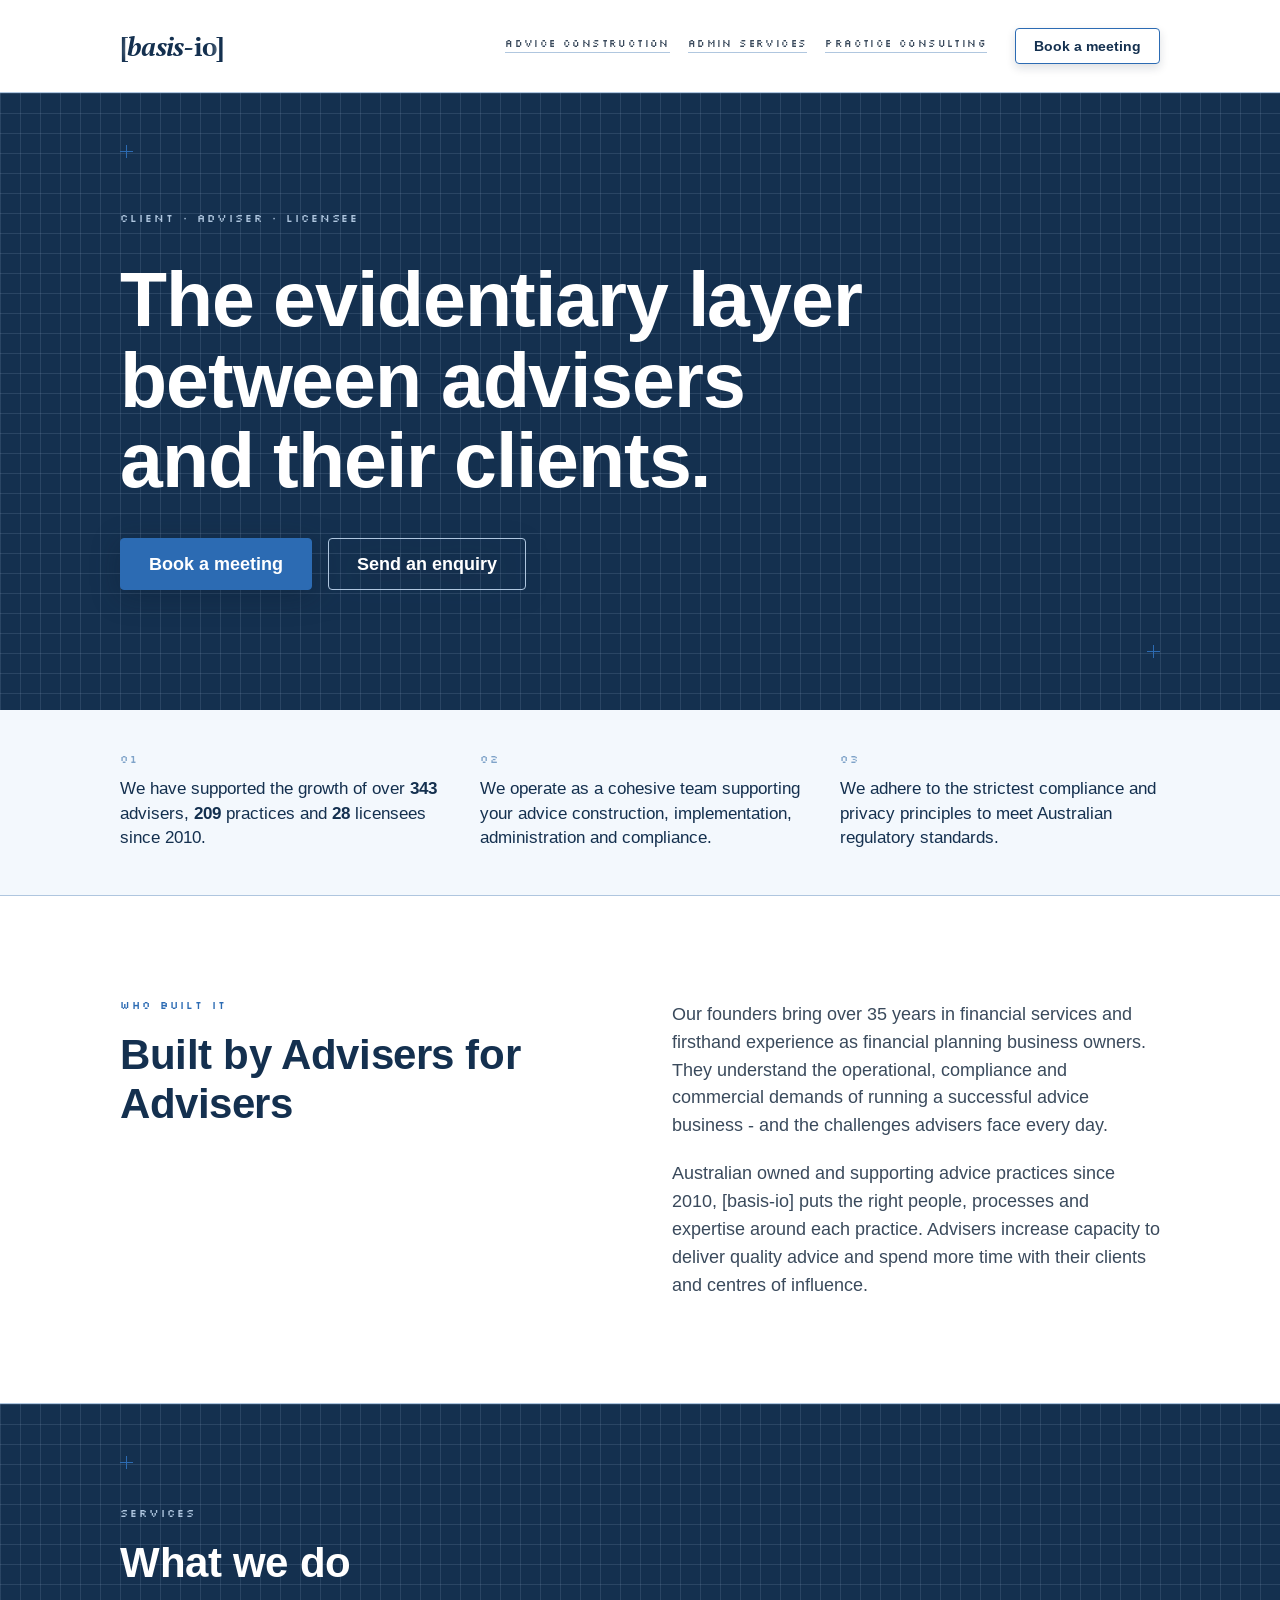
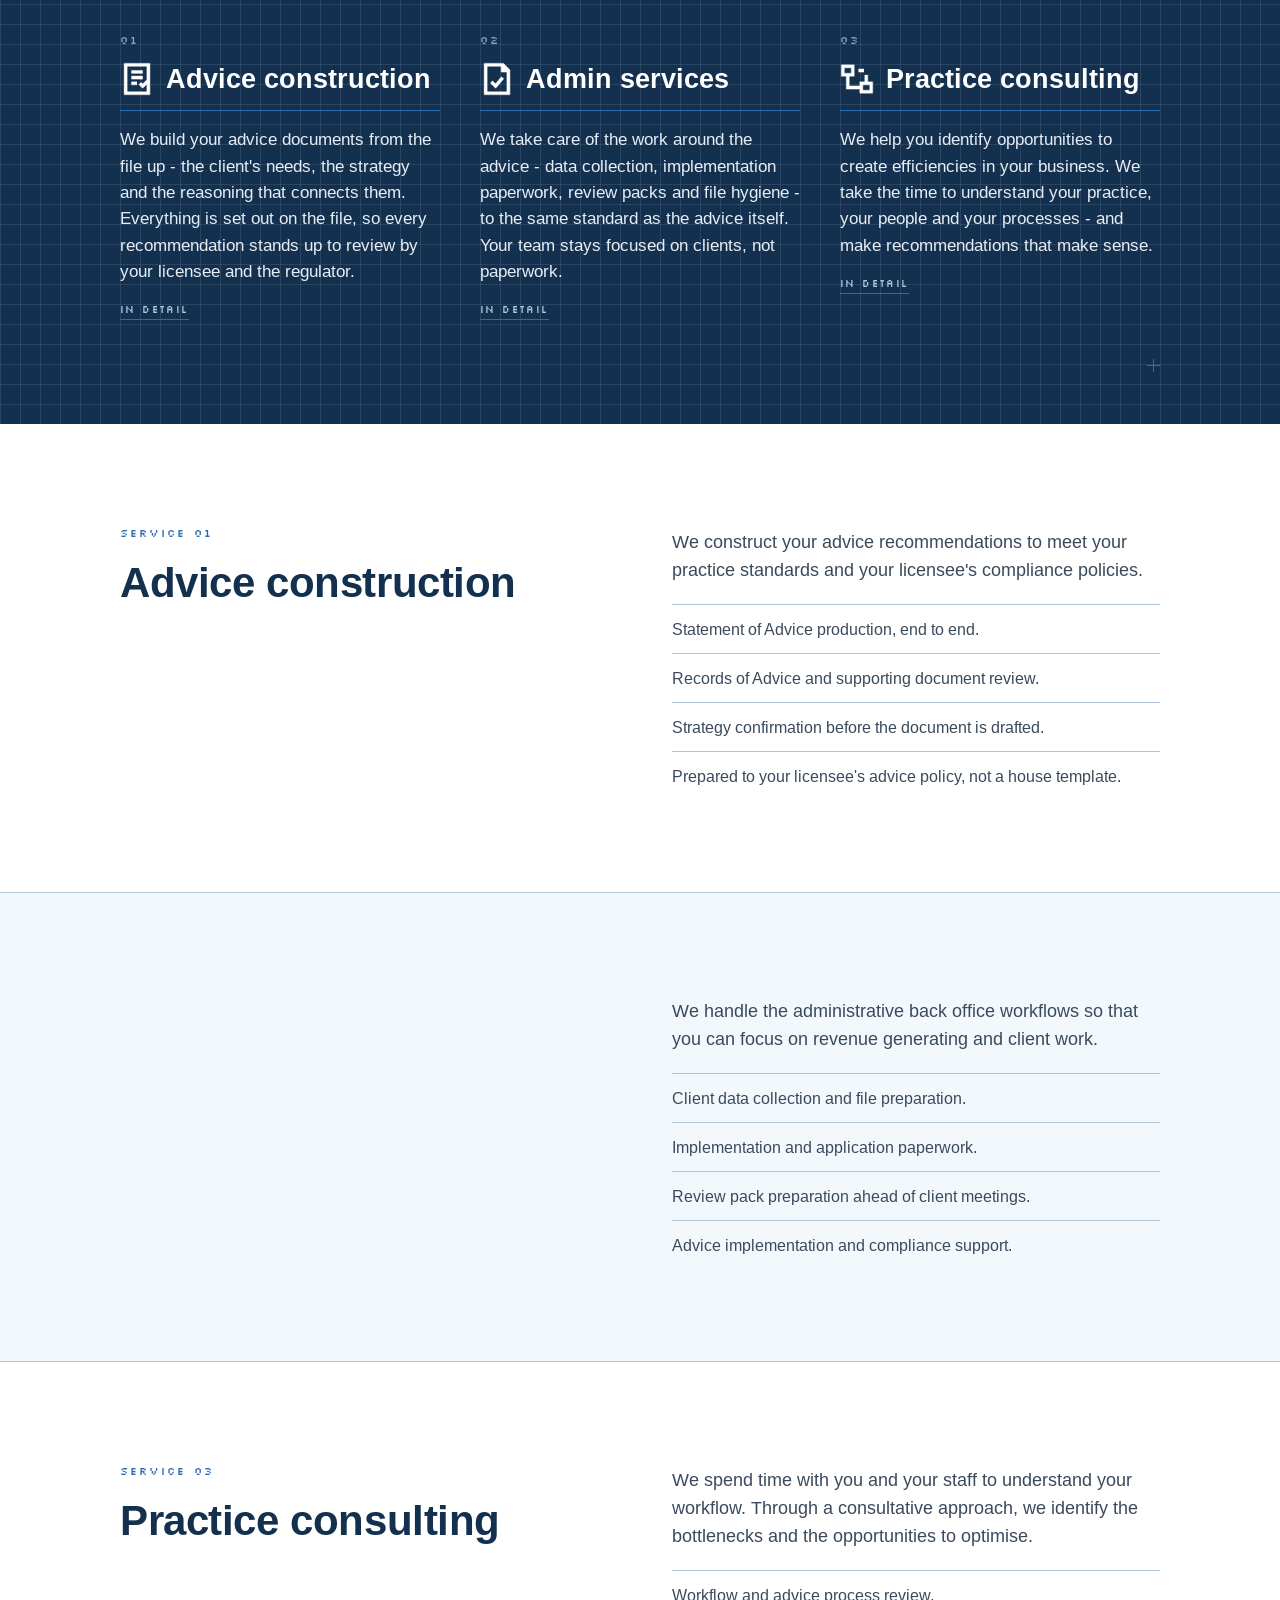
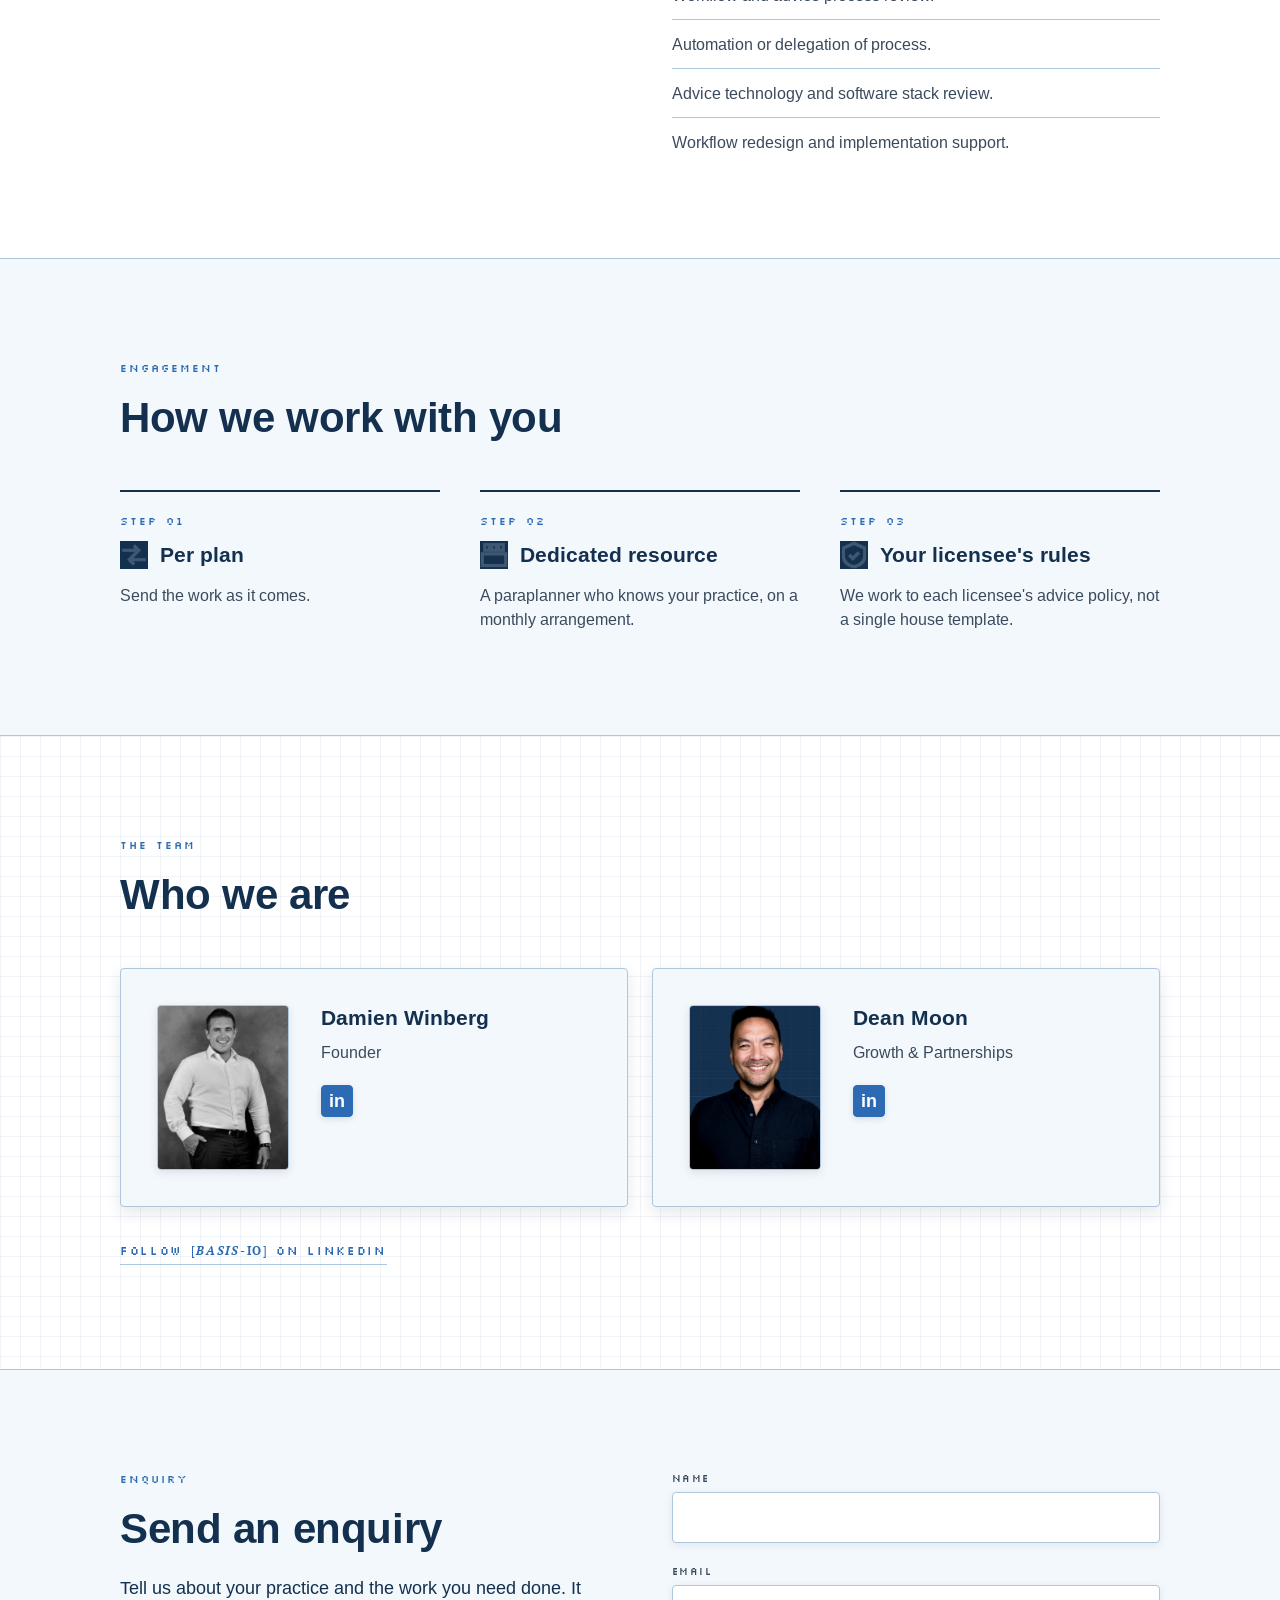
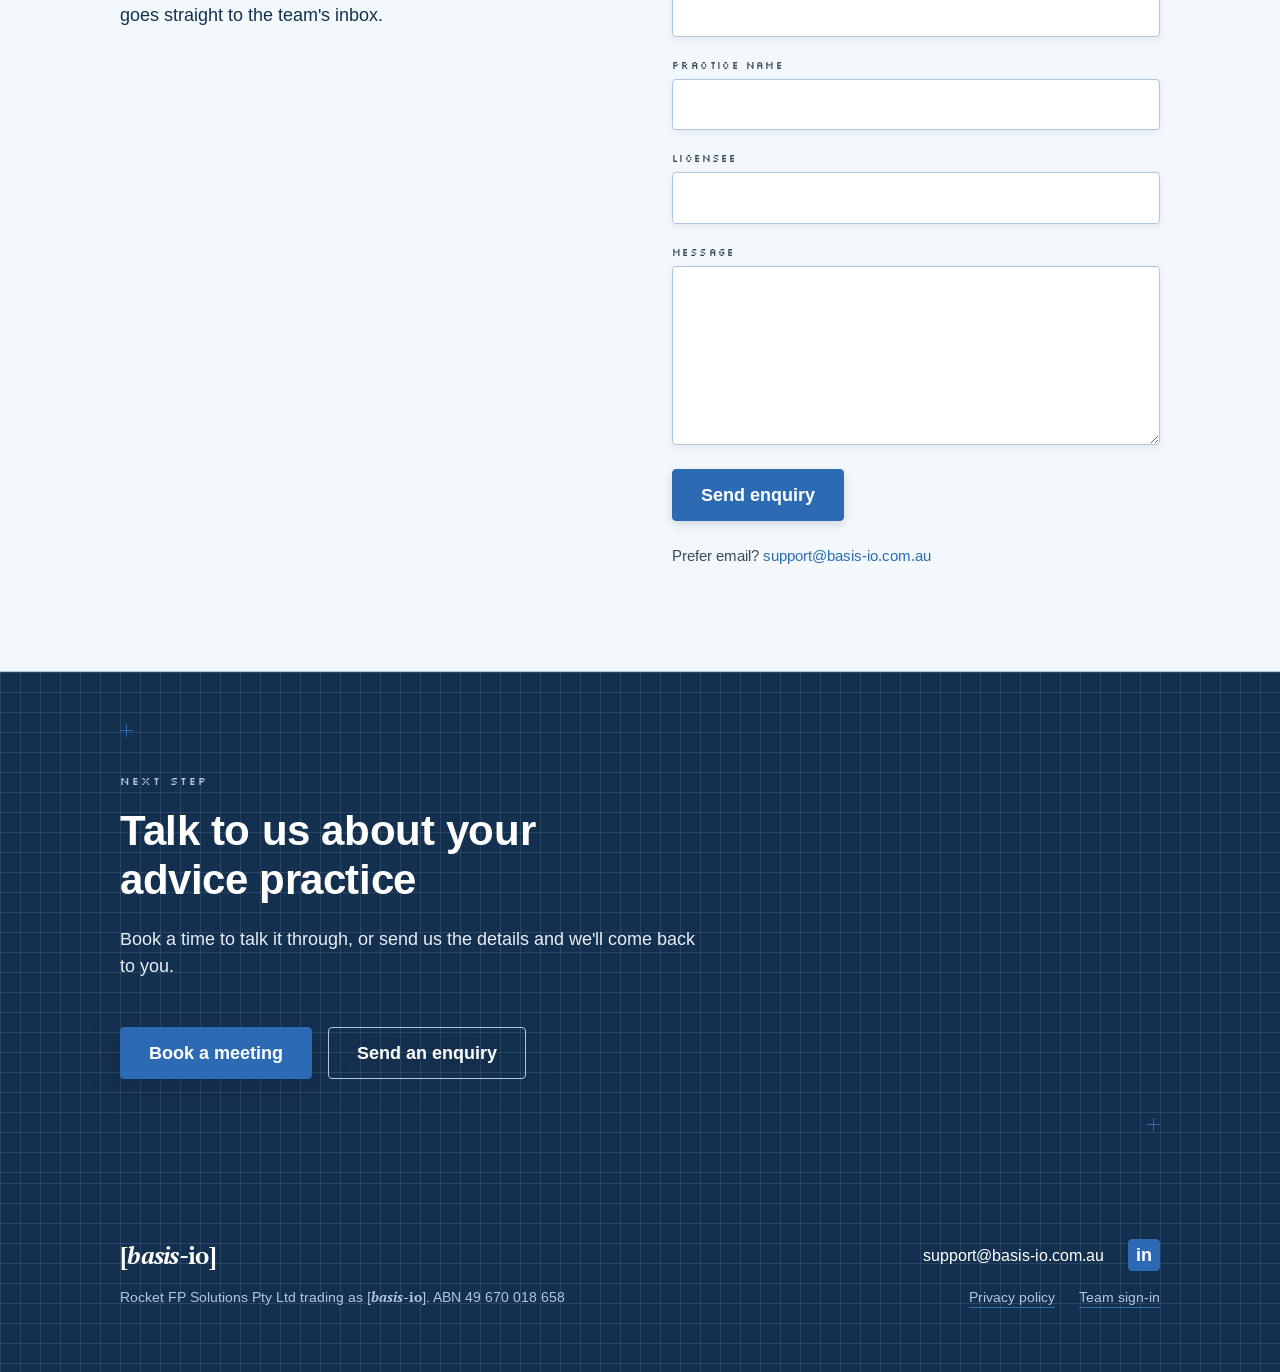
<file: index.html>
<!DOCTYPE html>
<html lang="en-AU">
<head>
<meta charset="utf-8">
<meta name="viewport" content="width=device-width, initial-scale=1">

<!-- TODO(copy): title ~55 chars - see worksheet section 14 -->
<title>[basis-io] - Advice construction, admin and practice consulting</title>
<!-- TODO(copy): meta description 150–160 chars - see worksheet section 14 -->
<meta name="description" content="Advice construction, admin services and practice consulting for Australian financial advice practices. Statements of Advice with the reasoning set out on the file.">
<link rel="canonical" href="https://basis-io.com.au/">

<meta property="og:type" content="website">
<meta property="og:title" content="[basis-io] - Advice construction, admin and practice consulting">
<meta property="og:description" content="Advice construction, admin services and practice consulting for Australian financial advice practices.">
<meta property="og:url" content="https://basis-io.com.au/">
<meta property="og:image" content="https://basis-io.com.au/assets/img/og-image.png">
<meta name="twitter:card" content="summary_large_image">

<link rel="icon" href="assets/img/favicon-32.png" sizes="32x32" type="image/png">
<link rel="icon" href="assets/img/favicon-192.png" sizes="192x192" type="image/png">
<link rel="apple-touch-icon" href="assets/img/favicon-192.png">

<link rel="preconnect" href="https://fonts.googleapis.com">
<link rel="preconnect" href="https://fonts.gstatic.com" crossorigin>
<link href="https://fonts.googleapis.com/css2?family=Arimo:wght@400;700&family=PT+Serif:ital,wght@0,400;1,700&family=Silkscreen&display=swap" rel="stylesheet">
<link rel="stylesheet" href="assets/css/styles.css?v=2">

<script type="application/ld+json">
{
  "@context": "https://schema.org",
  "@graph": [
    {
      "@type": "Organization",
      "@id": "https://basis-io.com.au/#org",
      "name": "[basis-io]",
      "legalName": "Rocket FP Solutions Pty Ltd",
      "url": "https://basis-io.com.au/",
      "foundingDate": "2010",
      "description": "Advice construction, admin services and practice consulting for Australian financial advice practices.",
      "address": { "@type": "PostalAddress", "addressCountry": "AU" },
      "sameAs": ["https://www.linkedin.com/company/basis-io/"]
    },
    {
      "@type": "WebSite",
      "@id": "https://basis-io.com.au/#site",
      "url": "https://basis-io.com.au/",
      "name": "[basis-io]",
      "publisher": { "@id": "https://basis-io.com.au/#org" },
      "inLanguage": "en-AU"
    },
    {
      "@type": "Person",
      "name": "Damien Winberg",
      "jobTitle": "Founder",
      "worksFor": { "@id": "https://basis-io.com.au/#org" },
      "sameAs": "https://www.linkedin.com/in/damien-winberg/"
    },
    {
      "@type": "Person",
      "name": "Dean Moon",
      "jobTitle": "Growth & Partnerships",
      "worksFor": { "@id": "https://basis-io.com.au/#org" },
      "sameAs": "https://www.linkedin.com/in/deanjmoon"
    },
    {
      "@type": "Service",
      "name": "Advice construction",
      "serviceType": "Paraplanning and Statement of Advice production",
      "provider": { "@id": "https://basis-io.com.au/#org" },
      "areaServed": "AU",
      "description": "Advice recommendations constructed to meet practice standards and licensee compliance policies."
    },
    {
      "@type": "Service",
      "name": "Admin services",
      "serviceType": "Advice practice administration",
      "provider": { "@id": "https://basis-io.com.au/#org" },
      "areaServed": "AU",
      "description": "Data collection, implementation paperwork and file hygiene for advice practices."
    },
    {
      "@type": "Service",
      "name": "Practice consulting",
      "serviceType": "Advice practice consulting",
      "provider": { "@id": "https://basis-io.com.au/#org" },
      "areaServed": "AU",
      "description": "Workflow review, outsourcing design and template rationalisation for lean advice practices."
    }
  ]
}
</script>
</head>
<body>

<a class="skip" href="#main">Skip to content</a>

<header class="site-header">
  <div class="wrap site-header__row">
    <a class="wordmark" href="./" aria-label="[basis-io] home"><span class="wordmark__bracket">[</span>basis-<span class="wordmark__io">io</span><span class="wordmark__bracket">]</span></a>
    <div class="site-header__actions">
      <nav class="site-nav" aria-label="Services">
        <a href="#advice-construction"><span class="nav-full">Advice Construction</span><span class="nav-short">Advice</span></a>
        <a href="#admin-services"><span class="nav-full">Admin Services</span><span class="nav-short">Admin</span></a>
        <a href="#practice-consulting"><span class="nav-full">Practice Consulting</span><span class="nav-short">Consulting</span></a>
      </nav>
      <a class="btn btn--secondary btn--sm" href="https://bookings.cloud.microsoft/book/NewEnquiries@basis-io.com.au/?ismsaljsauthenabled" target="_blank" rel="noopener">Book a meeting</a>
    </div>
  </div>
</header>

<main id="main">

  <!-- HERO -->
  <section class="band band--navy band--grid" aria-labelledby="hero-h">
    <div class="wrap hero">
      <p class="eyebrow">Client · Adviser · Licensee</p>
      <h1 id="hero-h">The evidentiary layer between advisers and their clients.</h1>
      <div class="btn-row">
        <a class="btn btn--primary" href="https://bookings.cloud.microsoft/book/NewEnquiries@basis-io.com.au/?ismsaljsauthenabled" target="_blank" rel="noopener">Book a meeting</a>
        <a class="btn btn--secondary" href="#enquiry">Send an enquiry</a>
      </div>
    </div>
  </section>

  <!-- PROOF STRIP -->
  <section class="band band--card band--tight" aria-label="Track record">
    <div class="wrap grid grid--proof">
      <div class="proof">
        <p class="numeral">01</p>
        <p>We have supported the growth of over <span class="count" data-count="343">343</span> advisers, <span class="count" data-count="209">209</span> practices and <span class="count" data-count="28">28</span> licensees since 2010.</p>
      </div>
      <div class="proof">
        <p class="numeral">02</p>
        <p>We operate as a cohesive team supporting your advice construction, implementation, administration and compliance.</p>
      </div>
      <div class="proof">
        <p class="numeral">03</p>
        <p>We adhere to the strictest compliance and privacy principles to meet Australian regulatory standards.</p>
      </div>
    </div>
  </section>

  <!-- ABOUT -->
  <section class="band" aria-labelledby="about-h">
    <div class="wrap split">
      <div class="split__head">
        <p class="eyebrow">Who built it</p>
        <h2 id="about-h">Built by Advisers for Advisers</h2>
      </div>
      <div class="prose">
        <p>Our founders bring over 35 years in financial services and firsthand experience as financial planning business owners. They understand the operational, compliance and commercial demands of running a successful advice business - and the challenges advisers face every day.</p>
        <p>Australian owned and supporting advice practices since 2010, <span class="wm">[<span class="wm__b">basis-</span><span class="wm__io">io</span>]</span> puts the right people, processes and expertise around each practice. Advisers increase capacity to deliver quality advice and spend more time with their clients and centres of influence.</p>
      </div>
    </div>
  </section>

  <!-- WHAT WE DO -->
  <section class="band band--navy band--grid" aria-labelledby="services-h">
    <div class="wrap">
      <div class="band__head">
        <p class="eyebrow">Services</p>
        <h2 id="services-h">What we do</h2>
      </div>
      <div class="grid grid--pillars">
        <article class="pillar">
          <p class="numeral">01</p>
          <h3><img class="pillar__icon" src="assets/img/icons/statement-white.png" alt="" width="34" height="34" loading="lazy">Advice construction</h3>
          <p>We build your advice documents from the file up - the client's needs, the strategy and the reasoning that connects them. Everything is set out on the file, so every recommendation stands up to review by your licensee and the regulator.</p>
          <a class="rule-link" href="#advice-construction">In detail</a>
        </article>
        <article class="pillar">
          <p class="numeral">02</p>
          <h3><img class="pillar__icon" src="assets/img/icons/clean-file-white.png" alt="" width="34" height="34" loading="lazy">Admin services</h3>
          <p>We take care of the work around the advice - data collection, implementation paperwork, review packs and file hygiene - to the same standard as the advice itself. Your team stays focused on clients, not paperwork.</p>
          <a class="rule-link" href="#admin-services">In detail</a>
        </article>
        <article class="pillar">
          <p class="numeral">03</p>
          <h3><img class="pillar__icon" src="assets/img/icons/workflow-white.png" alt="" width="34" height="34" loading="lazy">Practice consulting</h3>
          <p>We help you identify opportunities to create efficiencies in your business. We take the time to understand your practice, your people and your processes - and make recommendations that make sense.</p>
          <a class="rule-link" href="#practice-consulting">In detail</a>
        </article>
      </div>
    </div>
  </section>

  <!-- SERVICE 01 -->
  <section class="band" id="advice-construction" aria-labelledby="svc1-h">
    <div class="wrap split">
      <div class="split__head">
        <p class="eyebrow">Service 01</p>
        <h2 id="svc1-h">Advice construction</h2>
      </div>
      <div class="prose">
        <p>We construct your advice recommendations to meet your practice standards and your licensee's compliance policies.</p>
        <ul class="scope">
          <li>Statement of Advice production, end to end.</li>
          <li>Records of Advice and supporting document review.</li>
          <li>Strategy confirmation before the document is drafted.</li>
          <li>Prepared to your licensee's advice policy, not a house template.</li>
        </ul>
      </div>
    </div>
  </section>

  <!-- SERVICE 02 -->
  <section class="band band--card" id="admin-services" aria-labelledby="svc2-h">
    <div class="wrap split">
      <div class="split__head">
        <p class="eyebrow">Service 02</p>
        <h2 id="svc2-h">Admin services</h2>
      </div>
      <div class="prose">
        <p>We handle the administrative back office workflows so that you can focus on revenue generating and client work.</p>
        <ul class="scope">
          <li>Client data collection and file preparation.</li>
          <li>Implementation and application paperwork.</li>
          <li>Review pack preparation ahead of client meetings.</li>
          <li>Advice implementation and compliance support.</li>
        </ul>
      </div>
    </div>
  </section>

  <!-- SERVICE 03 -->
  <section class="band" id="practice-consulting" aria-labelledby="svc3-h">
    <div class="wrap split">
      <div class="split__head">
        <p class="eyebrow">Service 03</p>
        <h2 id="svc3-h">Practice consulting</h2>
      </div>
      <div class="prose">
        <p>We spend time with you and your staff to understand your workflow. Through a consultative approach, we identify the bottlenecks and the opportunities to optimise.</p>
        <ul class="scope">
          <li>Workflow and advice process review.</li>
          <li>Automation or delegation of process.</li>
          <li>Advice technology and software stack review.</li>
          <li>Workflow redesign and implementation support.</li>
        </ul>
      </div>
    </div>
  </section>

  <!-- ENGAGEMENT -->
  <section class="band band--card" aria-labelledby="engage-h">
    <div class="wrap">
      <div class="band__head">
        <p class="eyebrow">Engagement</p>
        <h2 id="engage-h">How we work with you</h2>
      </div>
      <div class="grid grid--steps">
        <article class="step">
          <p class="eyebrow">Step 01</p>
          <h3><img class="step__icon" src="assets/img/icons/handover-navy.png" alt="" width="28" height="28" loading="lazy">Per plan</h3>
          <p>Send the work as it comes.</p>
        </article>
        <article class="step">
          <p class="eyebrow">Step 02</p>
          <h3><img class="step__icon" src="assets/img/icons/team-navy.png" alt="" width="28" height="28" loading="lazy">Dedicated resource</h3>
          <p>A paraplanner who knows your practice, on a monthly arrangement.</p>
        </article>
        <article class="step">
          <p class="eyebrow">Step 03</p>
          <h3><img class="step__icon" src="assets/img/icons/compliance-navy.png" alt="" width="28" height="28" loading="lazy">Your licensee's rules</h3>
          <p>We work to each licensee's advice policy, not a single house template.</p>
        </article>
      </div>
    </div>
  </section>

  <!-- TEAM -->
  <section class="band band--grid-light" aria-labelledby="team-h">
    <div class="wrap">
      <div class="band__head">
        <p class="eyebrow">The team</p>
        <h2 id="team-h">Who we are</h2>
      </div>
      <ul class="grid grid--team">
        <li class="person">
          <a class="person__photo-link" href="https://www.linkedin.com/in/damien-winberg/" target="_blank" rel="noopener" aria-label="Damien Winberg on LinkedIn">
            <img class="person__photo" src="assets/img/damien-winberg.jpg" alt="Damien Winberg, [basis-io]" width="640" height="800" loading="lazy">
          </a>
          <div class="person__body">
            <h3>Damien Winberg</h3>
            <p class="person__role">Founder</p>
            <a class="mark" href="https://www.linkedin.com/in/damien-winberg/" target="_blank" rel="noopener" aria-label="Damien Winberg on LinkedIn">in</a>
          </div>
        </li>
        <!-- Gina Samia's card removed for now at the client's request (2026-09-23);
             restore from git history when ready (assets/img/gina-samia.jpg kept) -->
        <li class="person">
          <a class="person__photo-link" href="https://www.linkedin.com/in/deanjmoon/" target="_blank" rel="noopener" aria-label="Dean Moon on LinkedIn">
            <img class="person__photo" src="assets/img/dean-moon.jpg" alt="Dean Moon, [basis-io]" width="1200" height="1500" loading="lazy">
          </a>
          <div class="person__body">
            <h3>Dean Moon</h3>
            <p class="person__role">Growth &amp; Partnerships</p>
            <!-- TODO(copy): bio -->
            <a class="mark" href="https://www.linkedin.com/in/deanjmoon" target="_blank" rel="noopener" aria-label="Dean Moon on LinkedIn">in</a>
          </div>
        </li>
      </ul>
      <a class="rule-link rule-link--lg" href="https://www.linkedin.com/company/basis-io/" target="_blank" rel="noopener">Follow <span class="wm">[<span class="wm__b">basis-</span><span class="wm__io">io</span>]</span> on LinkedIn</a>
    </div>
  </section>

  <!-- ENQUIRY -->
  <section class="band band--card" id="enquiry" aria-labelledby="enquiry-h">
    <div class="wrap split">
      <div class="split__head">
        <p class="eyebrow">Enquiry</p>
        <h2 id="enquiry-h">Send an enquiry</h2>
        <p class="lede lede--sm">Tell us about your practice and the work you need done. It goes straight to the team's inbox.</p>
      </div>
      <form class="enquiry-form" action="https://formspree.io/f/xoevqljl" method="POST">
        <input type="hidden" name="_subject" value="New Enquiry">
        <input class="enquiry-form__hp" type="text" name="_gotcha" tabindex="-1" autocomplete="off" aria-hidden="true">
        <div class="field">
          <label for="enq-name">Name</label>
          <input id="enq-name" name="name" type="text" autocomplete="name" required>
        </div>
        <div class="field">
          <label for="enq-email">Email</label>
          <input id="enq-email" name="email" type="email" autocomplete="email" required>
        </div>
        <div class="field">
          <label for="enq-practice">Practice name</label>
          <input id="enq-practice" name="practice" type="text" autocomplete="organization" required>
        </div>
        <div class="field">
          <label for="enq-licensee">Licensee</label>
          <input id="enq-licensee" name="licensee" type="text" required>
        </div>
        <div class="field">
          <label for="enq-message">Message</label>
          <textarea id="enq-message" name="message" rows="6" required></textarea>
        </div>
        <button class="btn btn--primary" type="submit">Send enquiry</button>
        <p class="enquiry-form__alt">Prefer email? <a href="mailto:support@basis-io.com.au?subject=New%20Enquiry">support@basis-io.com.au</a></p>
      </form>
    </div>
  </section>

  <!-- CTA -->
  <section class="band band--navy band--grid" aria-labelledby="cta-h">
    <div class="wrap cta">
      <div class="cta__copy">
        <p class="eyebrow">Next step</p>
        <h2 id="cta-h">Talk to us about your advice practice</h2>
        <p class="lede lede--sm">Book a time to talk it through, or send us the details and we'll come back to you.</p>
      </div>
      <div class="btn-row">
        <a class="btn btn--primary" href="https://bookings.cloud.microsoft/book/NewEnquiries@basis-io.com.au/?ismsaljsauthenabled" target="_blank" rel="noopener">Book a meeting</a>
        <a class="btn btn--secondary" href="#enquiry">Send an enquiry</a>
      </div>
    </div>
  </section>

</main>

<footer class="site-footer band--grid">
  <div class="wrap">
    <div class="site-footer__row">
      <span class="wordmark wordmark--light"><span class="wordmark__bracket">[</span>basis-<span class="wordmark__io">io</span><span class="wordmark__bracket">]</span></span>
      <div class="site-footer__contact">
        <a href="mailto:support@basis-io.com.au">support@basis-io.com.au</a>
        <a class="mark" href="https://www.linkedin.com/company/basis-io/" target="_blank" rel="noopener" aria-label="[basis-io] on LinkedIn">in</a>
      </div>
    </div>
    <div class="site-footer__legal">
      <p>Rocket FP Solutions Pty Ltd trading as <span class="wm">[<span class="wm__b">basis-</span><span class="wm__io">io</span>]</span>. ABN 49 670 018 658</p>
      <div class="site-footer__links">
        <a href="./privacy/">Privacy policy</a>
        <a href="https://decks.basis-io.com.au/">Team sign-in</a>
      </div>
    </div>
  </div>
</footer>

<script src="assets/js/main.js" defer></script>
</body>
</html>
</file>
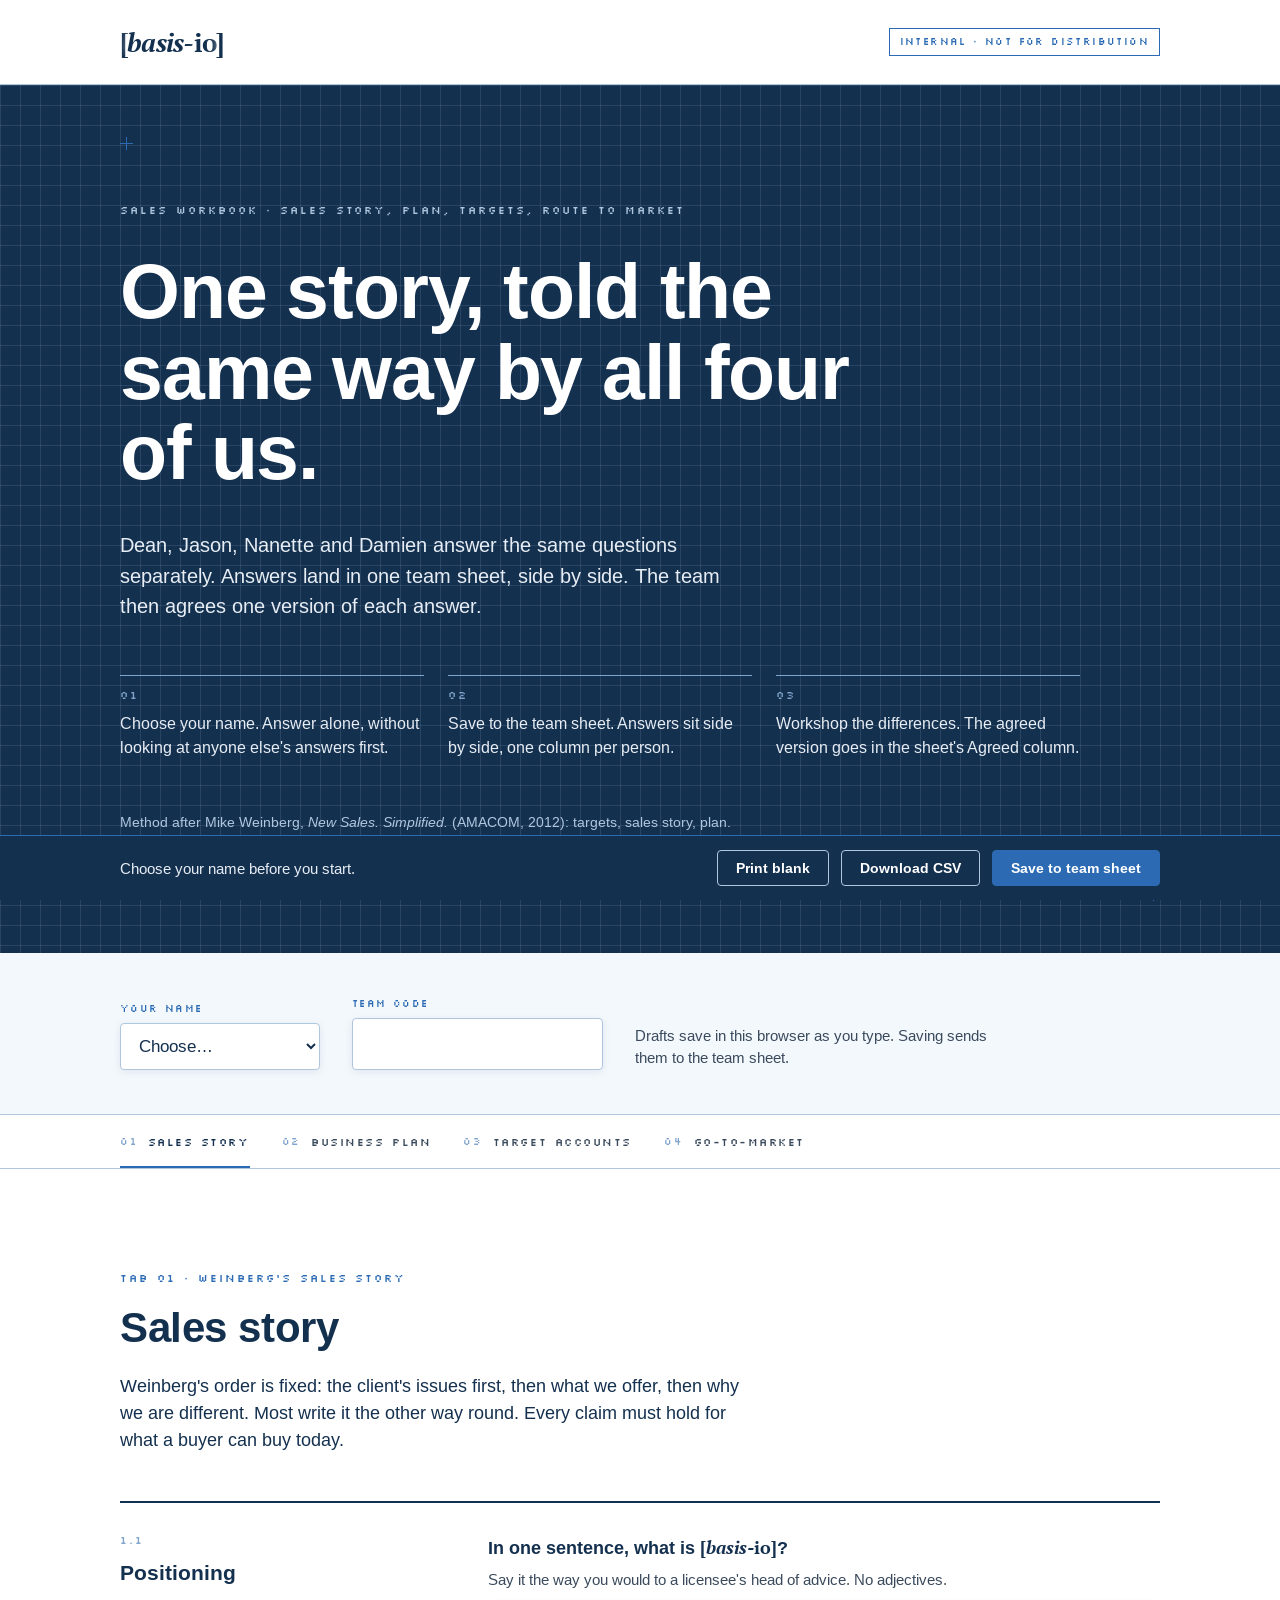
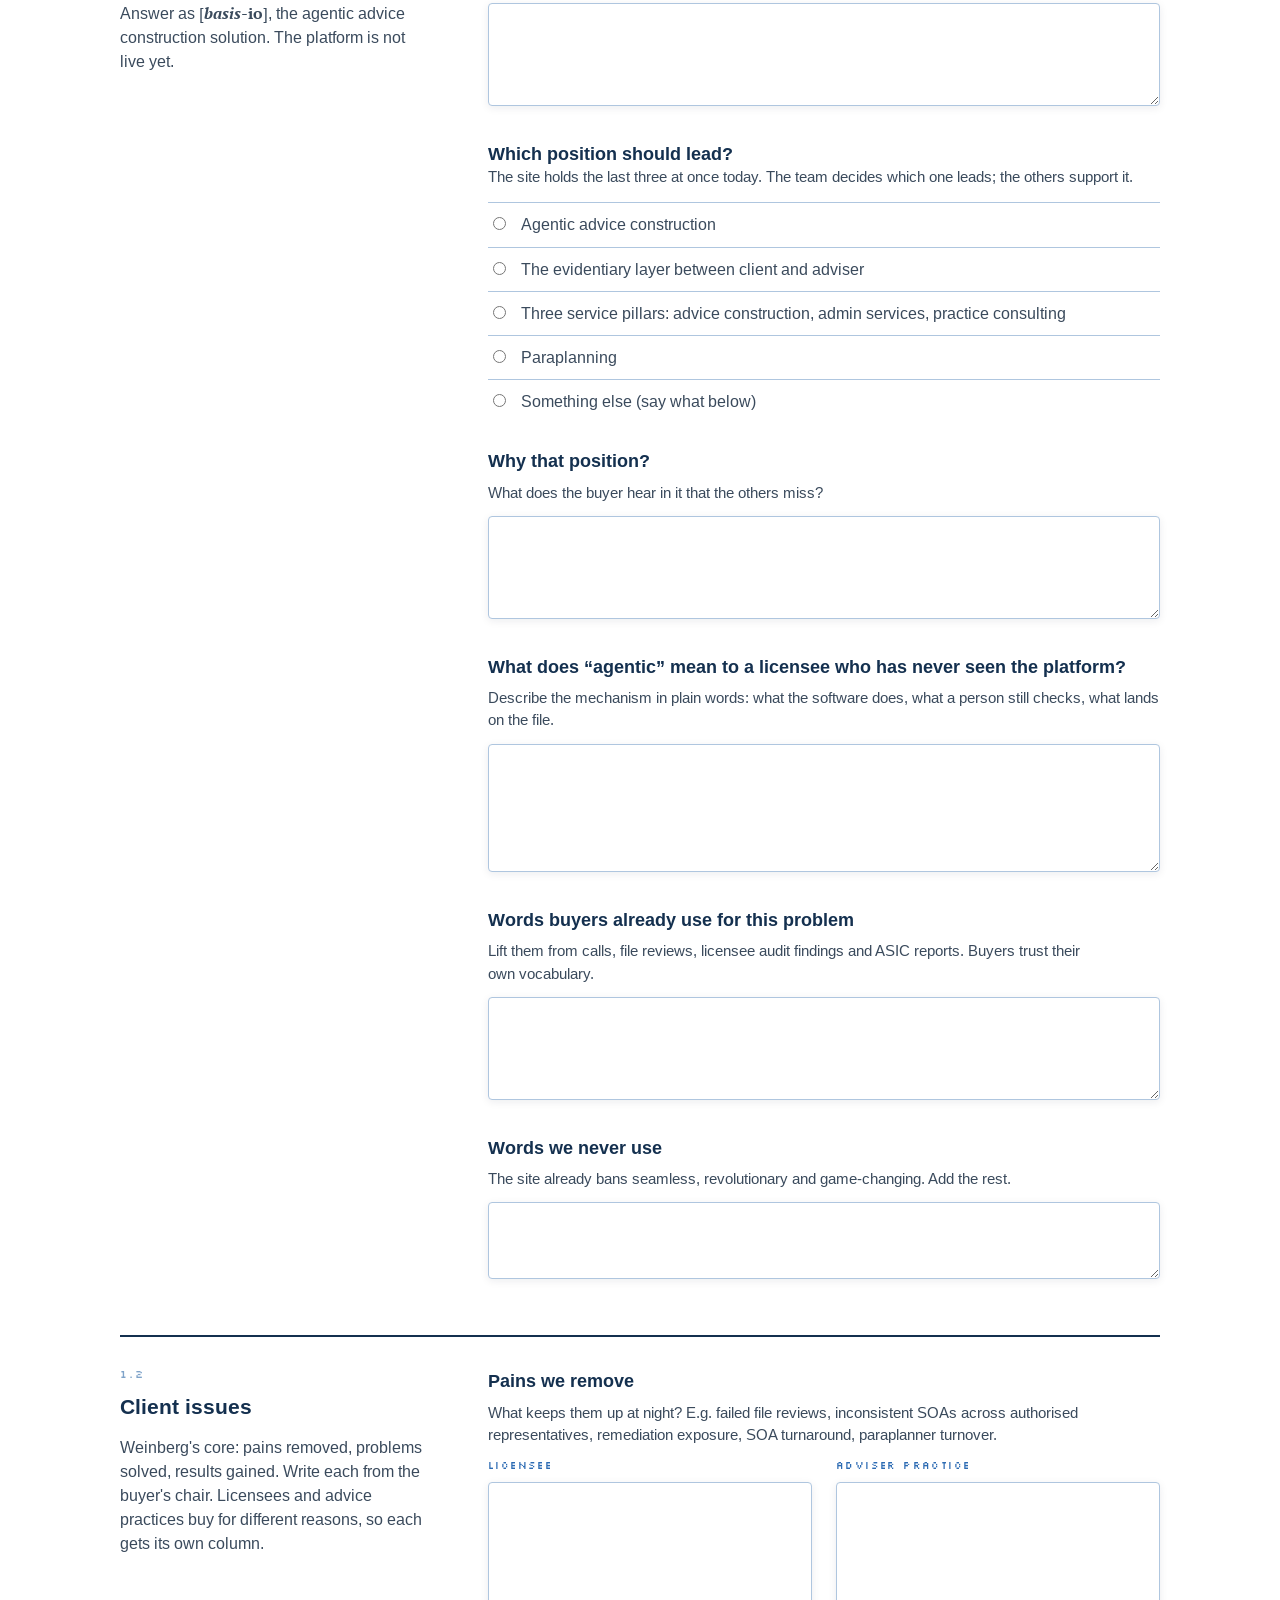
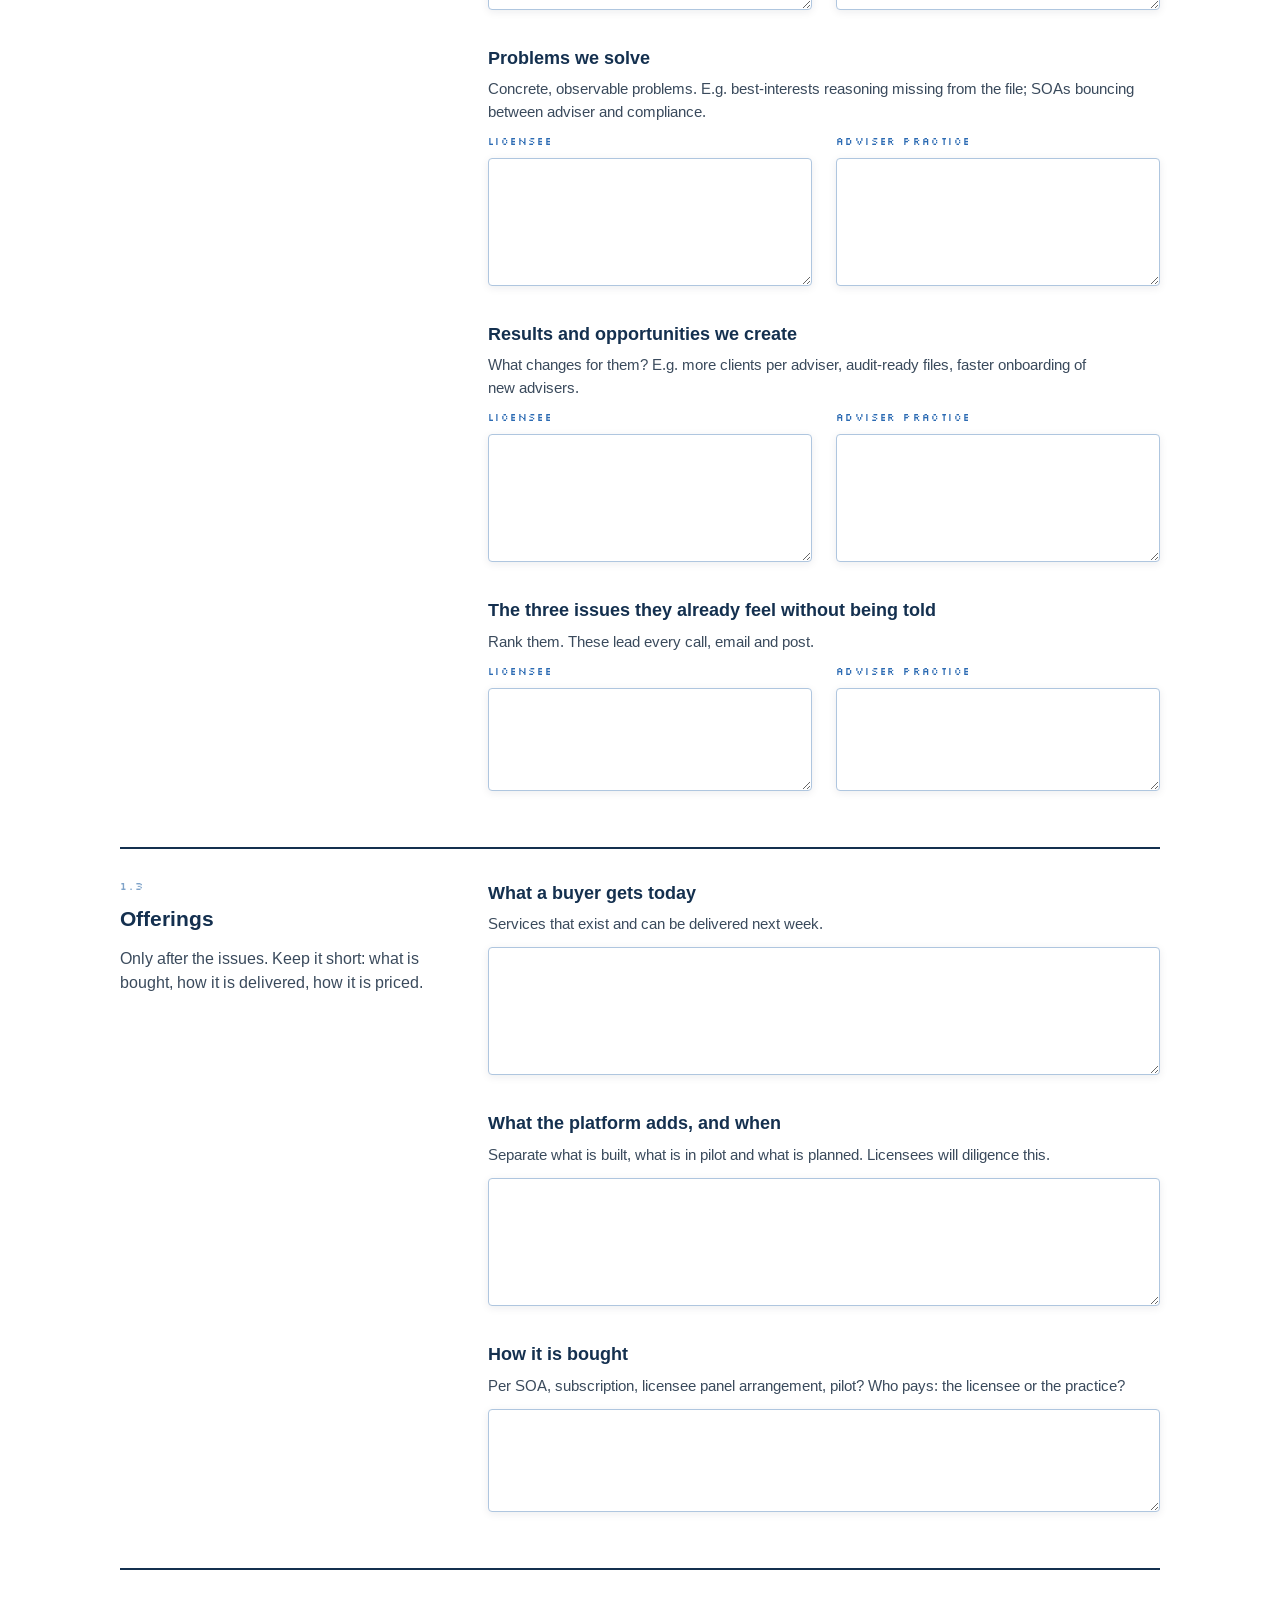
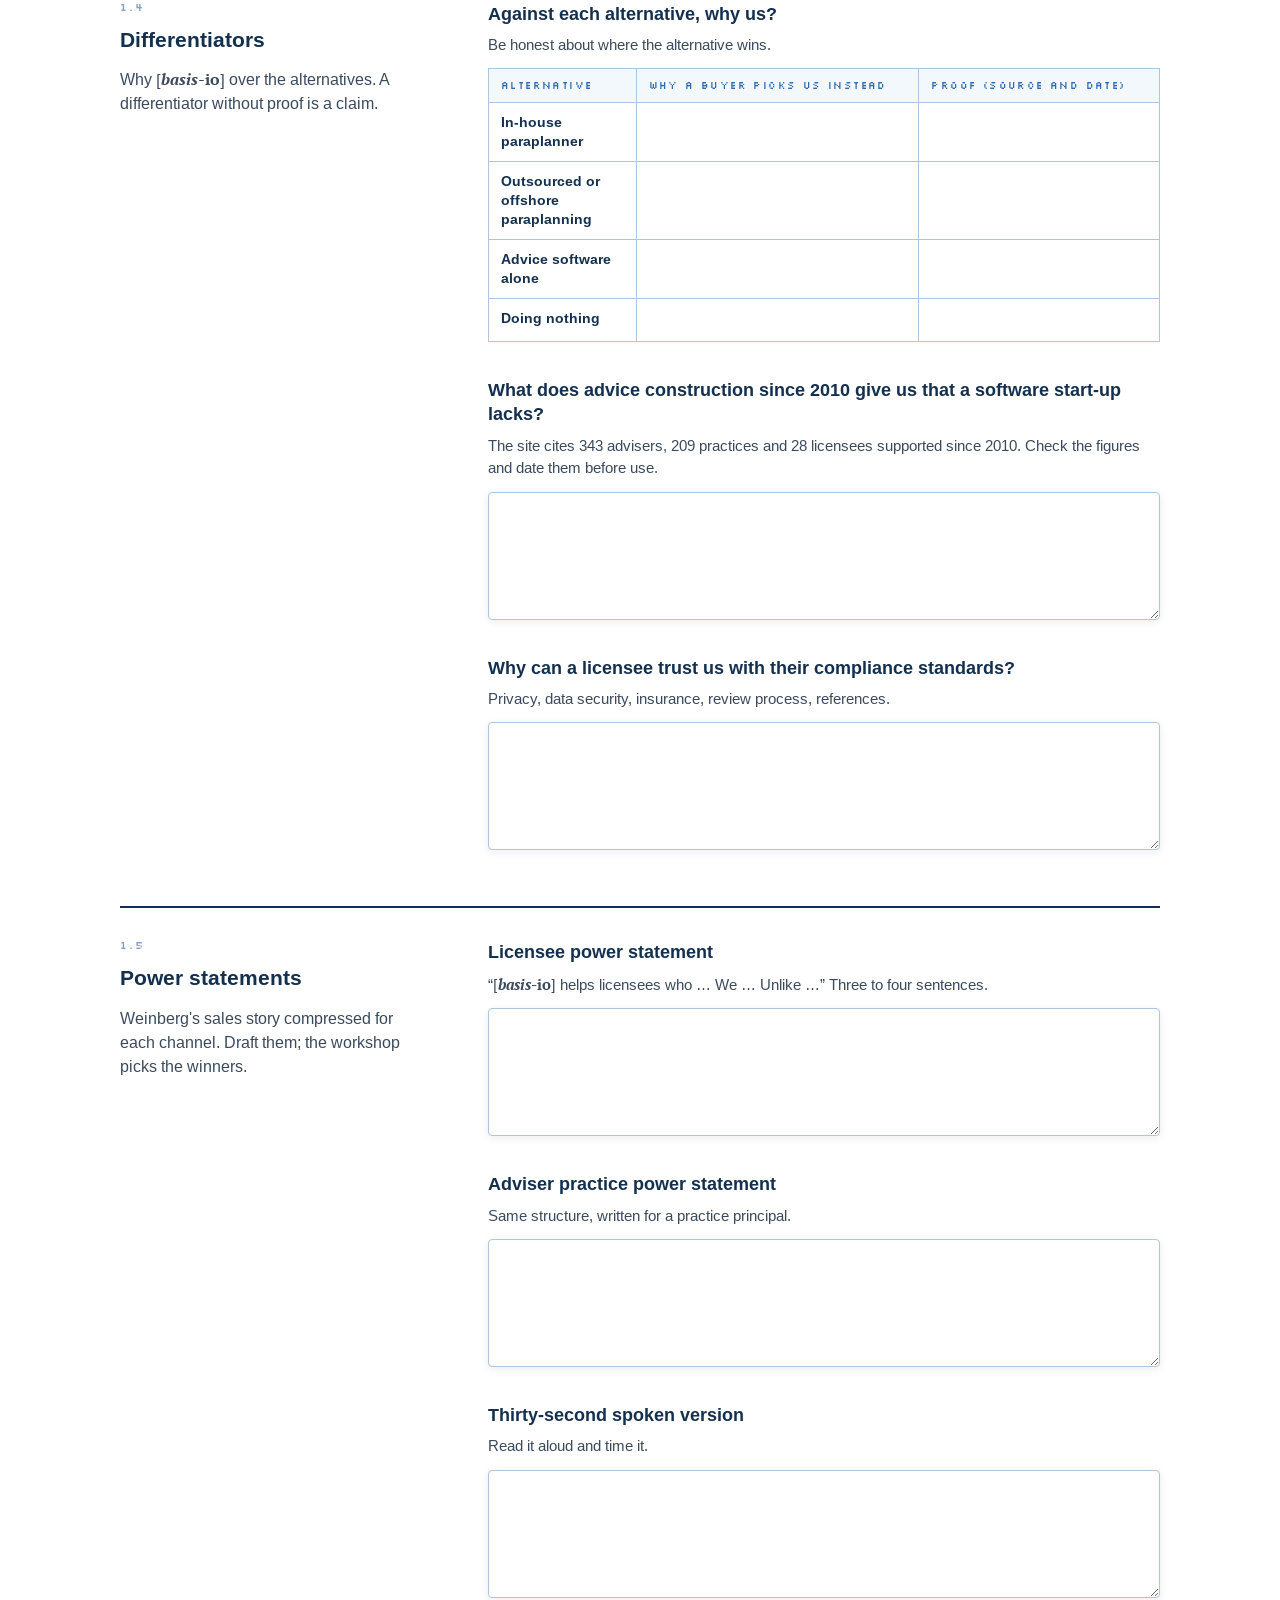
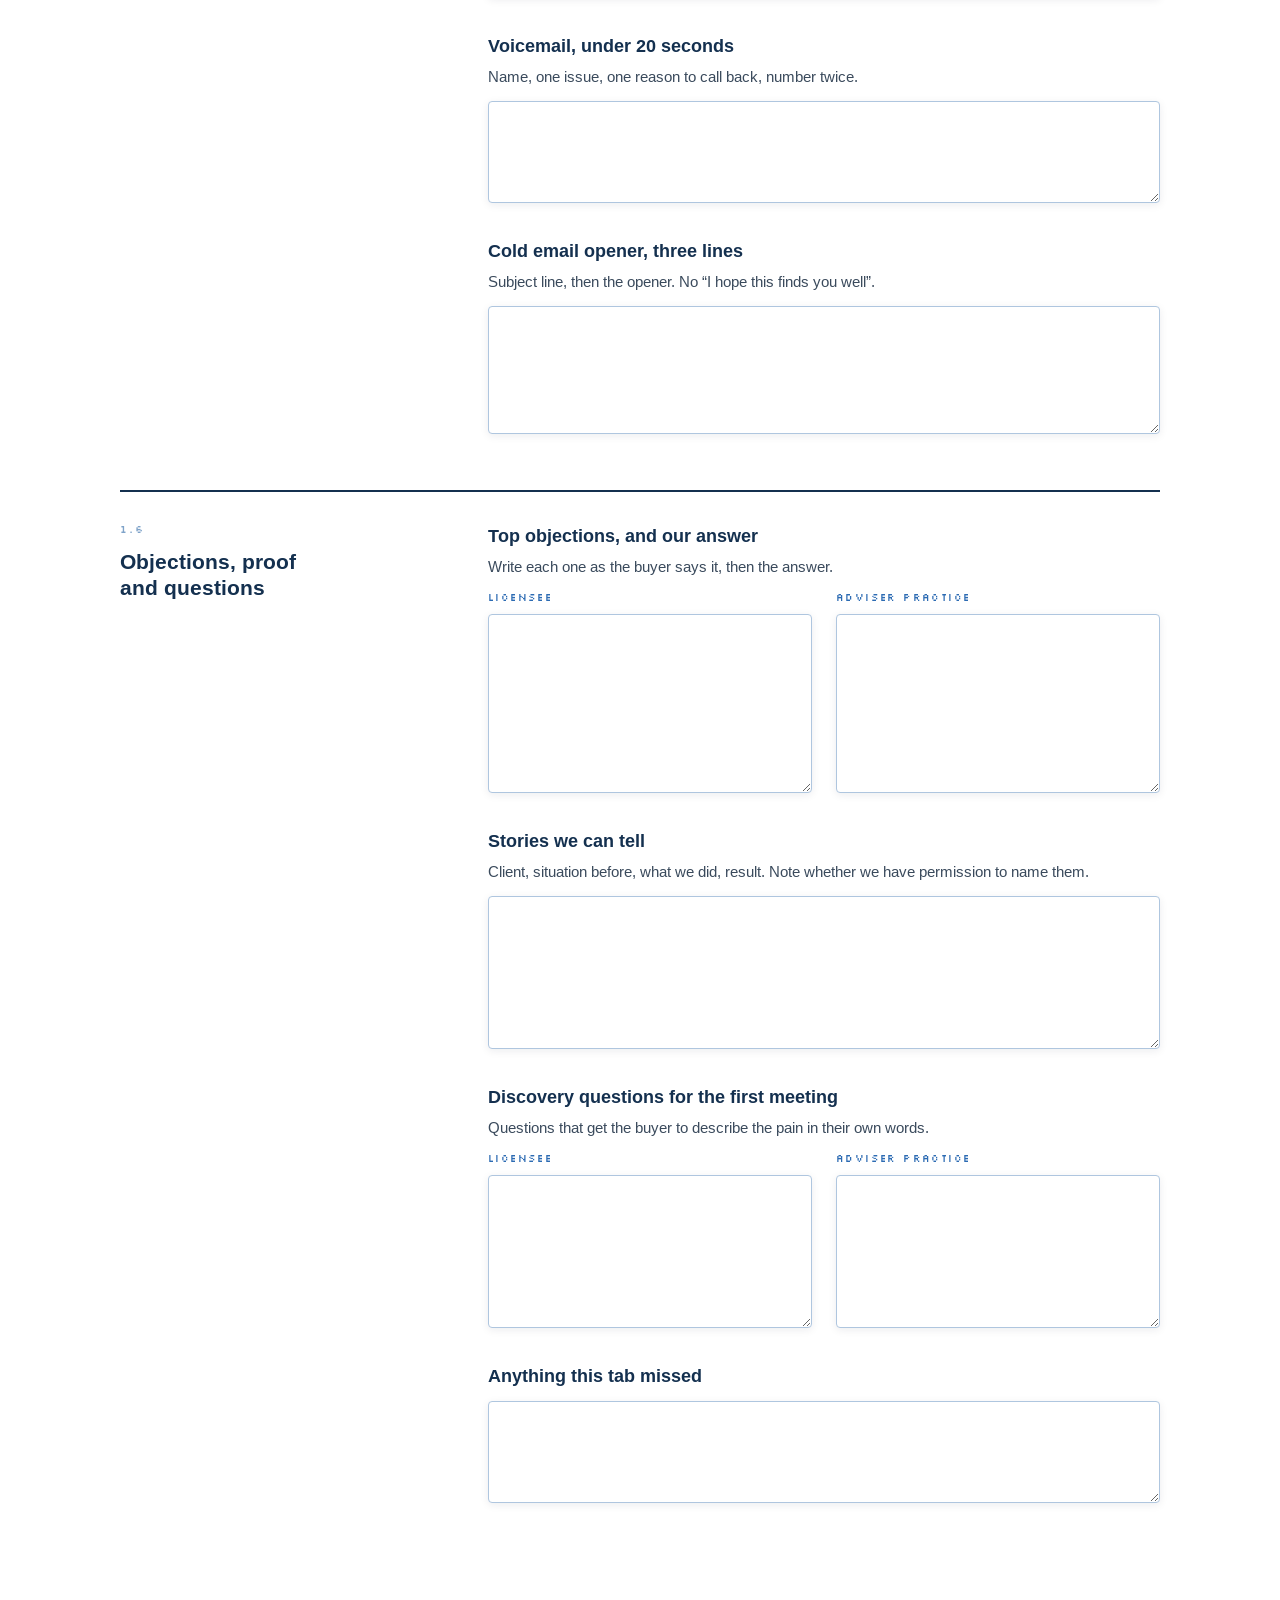
<file: workbook/index.html>
<!DOCTYPE html>
<html lang="en-AU">
<head>
<meta charset="utf-8">
<meta name="viewport" content="width=device-width, initial-scale=1">
<title>[basis-io] - Sales workbook (internal)</title>
<meta name="robots" content="noindex, nofollow">

<link rel="icon" href="/assets/img/favicon-32.png" sizes="32x32" type="image/png">
<link rel="icon" href="/assets/img/favicon-192.png" sizes="192x192" type="image/png">

<link rel="preconnect" href="https://fonts.googleapis.com">
<link rel="preconnect" href="https://fonts.gstatic.com" crossorigin>
<link href="https://fonts.googleapis.com/css2?family=Arimo:wght@400;700&family=PT+Serif:ital,wght@0,400;1,700&family=Silkscreen&display=swap" rel="stylesheet">
<link rel="stylesheet" href="/assets/css/styles.css?v=2">
<link rel="stylesheet" href="/workbook/workbook.css?v=1">
</head>
<body class="wb">

<a class="skip" href="#main">Skip to content</a>

<header class="site-header">
  <div class="wrap site-header__row">
    <a class="wordmark" href="/" aria-label="[basis-io] home"><span class="wordmark__bracket">[</span>basis-<span class="wordmark__io">io</span><span class="wordmark__bracket">]</span></a>
    <p class="wb-flag">Internal · Not for distribution</p>
  </div>
</header>

<main id="main">

<section class="band band--navy band--grid" aria-labelledby="wb-h">
  <div class="wrap hero">
    <p class="eyebrow">Sales workbook · Sales story, plan, targets, route to market</p>
    <h1 id="wb-h">One story, told the same way by all four of us.</h1>
    <p class="lede">Dean, Jason, Nanette and Damien answer the same questions separately. Answers land in one team sheet, side by side. The team then agrees one version of each answer.</p>
    <ol class="wb-steps">
      <li><span class="numeral">01</span> Choose your name. Answer alone, without looking at anyone else's answers first.</li>
      <li><span class="numeral">02</span> Save to the team sheet. Answers sit side by side, one column per person.</li>
      <li><span class="numeral">03</span> Workshop the differences. The agreed version goes in the sheet's Agreed column.</li>
    </ol>
    <p class="wb-source">Method after Mike Weinberg, <cite>New Sales. Simplified.</cite> (AMACOM, 2012): targets, sales story, plan.</p>
  </div>
</section>

<section class="band band--card band--tight wb-id" aria-label="Who is answering">
  <div class="wrap wb-id__row">
    <div class="wb-id__field">
      <label class="q__label" for="wb-person">Your name</label>
      <select id="wb-person" name="wb-person">
        <option value="">Choose…</option>
        <option>Dean</option>
        <option>Jason</option>
        <option>Nanette</option>
        <option>Damien</option>
      </select>
    </div>
    <div class="wb-id__field">
      <label class="q__label" for="wb-code">Team code</label>
      <input type="password" id="wb-code" name="wb-code" autocomplete="off">
    </div>
    <p class="wb-id__note">Drafts save in this browser as you type. Saving sends them to the team sheet.</p>
  </div>
</section>

<nav class="wb-tabs" aria-label="Workbook sections">
  <div class="wrap">
    <div class="wb-tabs__row">
      <a class="wb-tab" href="#sales-story" aria-controls="sales-story" id="tab-sales-story"><span class="numeral">01</span> Sales story</a>
      <a class="wb-tab" href="#business-plan" aria-controls="business-plan" id="tab-business-plan"><span class="numeral">02</span> Business plan</a>
      <a class="wb-tab" href="#target-accounts" aria-controls="target-accounts" id="tab-target-accounts"><span class="numeral">03</span> Target accounts</a>
      <a class="wb-tab" href="#go-to-market" aria-controls="go-to-market" id="tab-go-to-market"><span class="numeral">04</span> Go-to-market</a>
    </div>
  </div>
</nav>

<section class="band wb-panel" id="sales-story" data-tab="Sales story" aria-labelledby="sales-story-h">
  <div class="wrap">
  <div class="band__head">
    <p class="eyebrow">Tab 01 · Weinberg's sales story</p>
    <h2 id="sales-story-h">Sales story</h2>
    <p class="lede lede--sm">Weinberg's order is fixed: the client's issues first, then what we offer, then why we are different. Most write it the other way round. Every claim must hold for what a buyer can buy today.</p>
  </div>

  <section class="wb-section" data-section="Positioning" aria-labelledby="s-position">
    <div class="wb-section__head">
      <p class="numeral">1.1</p>
      <h3 id="s-position">Positioning</h3>
      <p class="wb-section__intro">Answer as <span class="wm">[<span class="wm__b">basis-</span><span class="wm__io">io</span>]</span>, the agentic advice construction solution. The platform is not live yet.</p>
    </div>
    <div class="wb-section__body">
    <div class="q">
      <label class="q__label" for="story-position-one-line">In one sentence, what is <span class="wm">[<span class="wm__b">basis-</span><span class="wm__io">io</span>]</span>?</label>
      <p class="q__hint">Say it the way you would to a licensee's head of advice. No adjectives.</p>
      <textarea id="story-position-one-line" name="story.position.one-line" rows="3"></textarea>
    </div>
    <fieldset class="q choice">
      <legend class="q__label">Which position should lead?</legend>
      <p class="q__hint">The site holds the last three at once today. The team decides which one leads; the others support it.</p>
      <div class="choice__opts">
        <label class="choice__opt"><input type="radio" name="story.position.lead" value="Agentic advice construction"> Agentic advice construction</label>
        <label class="choice__opt"><input type="radio" name="story.position.lead" value="The evidentiary layer between client and adviser"> The evidentiary layer between client and adviser</label>
        <label class="choice__opt"><input type="radio" name="story.position.lead" value="Three service pillars: advice construction, admin services, practice consulting"> Three service pillars: advice construction, admin services, practice consulting</label>
        <label class="choice__opt"><input type="radio" name="story.position.lead" value="Paraplanning"> Paraplanning</label>
        <label class="choice__opt"><input type="radio" name="story.position.lead" value="Something else (say what below)"> Something else (say what below)</label>
      </div>
    </fieldset>
    <div class="q">
      <label class="q__label" for="story-position-lead-why">Why that position?</label>
      <p class="q__hint">What does the buyer hear in it that the others miss?</p>
      <textarea id="story-position-lead-why" name="story.position.lead-why" rows="3"></textarea>
    </div>
    <div class="q">
      <label class="q__label" for="story-position-agentic">What does “agentic” mean to a licensee who has never seen the platform?</label>
      <p class="q__hint">Describe the mechanism in plain words: what the software does, what a person still checks, what lands on the file.</p>
      <textarea id="story-position-agentic" name="story.position.agentic" rows="4"></textarea>
    </div>
    <div class="q">
      <label class="q__label" for="story-position-buyer-words">Words buyers already use for this problem</label>
      <p class="q__hint">Lift them from calls, file reviews, licensee audit findings and ASIC reports. Buyers trust their own vocabulary.</p>
      <textarea id="story-position-buyer-words" name="story.position.buyer-words" rows="3"></textarea>
    </div>
    <div class="q">
      <label class="q__label" for="story-position-banned-words">Words we never use</label>
      <p class="q__hint">The site already bans seamless, revolutionary and game-changing. Add the rest.</p>
      <textarea id="story-position-banned-words" name="story.position.banned-words" rows="2"></textarea>
    </div>
    </div>
  </section>
  <section class="wb-section" data-section="Client issues" aria-labelledby="s-issues">
    <div class="wb-section__head">
      <p class="numeral">1.2</p>
      <h3 id="s-issues">Client issues</h3>
      <p class="wb-section__intro">Weinberg's core: pains removed, problems solved, results gained. Write each from the buyer's chair. Licensees and advice practices buy for different reasons, so each gets its own column.</p>
    </div>
    <div class="wb-section__body">
    <div class="q q--pair">
      <p class="q__label">Pains we remove</p>
      <p class="q__hint">What keeps them up at night? E.g. failed file reviews, inconsistent SOAs across authorised representatives, remediation exposure, SOA turnaround, paraplanner turnover.</p>
      <div class="pair">
        <div class="pair__col">
          <label class="pair__label" for="story-issues-pains-licensee">Licensee</label>
          <textarea id="story-issues-pains-licensee" name="story.issues.pains.licensee" rows="4"></textarea>
        </div>
        <div class="pair__col">
          <label class="pair__label" for="story-issues-pains-adviser">Adviser practice</label>
          <textarea id="story-issues-pains-adviser" name="story.issues.pains.adviser" rows="4"></textarea>
        </div>
      </div>
    </div>
    <div class="q q--pair">
      <p class="q__label">Problems we solve</p>
      <p class="q__hint">Concrete, observable problems. E.g. best-interests reasoning missing from the file; SOAs bouncing between adviser and compliance.</p>
      <div class="pair">
        <div class="pair__col">
          <label class="pair__label" for="story-issues-problems-licensee">Licensee</label>
          <textarea id="story-issues-problems-licensee" name="story.issues.problems.licensee" rows="4"></textarea>
        </div>
        <div class="pair__col">
          <label class="pair__label" for="story-issues-problems-adviser">Adviser practice</label>
          <textarea id="story-issues-problems-adviser" name="story.issues.problems.adviser" rows="4"></textarea>
        </div>
      </div>
    </div>
    <div class="q q--pair">
      <p class="q__label">Results and opportunities we create</p>
      <p class="q__hint">What changes for them? E.g. more clients per adviser, audit-ready files, faster onboarding of new advisers.</p>
      <div class="pair">
        <div class="pair__col">
          <label class="pair__label" for="story-issues-results-licensee">Licensee</label>
          <textarea id="story-issues-results-licensee" name="story.issues.results.licensee" rows="4"></textarea>
        </div>
        <div class="pair__col">
          <label class="pair__label" for="story-issues-results-adviser">Adviser practice</label>
          <textarea id="story-issues-results-adviser" name="story.issues.results.adviser" rows="4"></textarea>
        </div>
      </div>
    </div>
    <div class="q q--pair">
      <p class="q__label">The three issues they already feel without being told</p>
      <p class="q__hint">Rank them. These lead every call, email and post.</p>
      <div class="pair">
        <div class="pair__col">
          <label class="pair__label" for="story-issues-top3-licensee">Licensee</label>
          <textarea id="story-issues-top3-licensee" name="story.issues.top3.licensee" rows="3"></textarea>
        </div>
        <div class="pair__col">
          <label class="pair__label" for="story-issues-top3-adviser">Adviser practice</label>
          <textarea id="story-issues-top3-adviser" name="story.issues.top3.adviser" rows="3"></textarea>
        </div>
      </div>
    </div>
    </div>
  </section>
  <section class="wb-section" data-section="Offerings" aria-labelledby="s-offer">
    <div class="wb-section__head">
      <p class="numeral">1.3</p>
      <h3 id="s-offer">Offerings</h3>
      <p class="wb-section__intro">Only after the issues. Keep it short: what is bought, how it is delivered, how it is priced.</p>
    </div>
    <div class="wb-section__body">
    <div class="q">
      <label class="q__label" for="story-offer-today">What a buyer gets today</label>
      <p class="q__hint">Services that exist and can be delivered next week.</p>
      <textarea id="story-offer-today" name="story.offer.today" rows="4"></textarea>
    </div>
    <div class="q">
      <label class="q__label" for="story-offer-platform">What the platform adds, and when</label>
      <p class="q__hint">Separate what is built, what is in pilot and what is planned. Licensees will diligence this.</p>
      <textarea id="story-offer-platform" name="story.offer.platform" rows="4"></textarea>
    </div>
    <div class="q">
      <label class="q__label" for="story-offer-commercials">How it is bought</label>
      <p class="q__hint">Per SOA, subscription, licensee panel arrangement, pilot? Who pays: the licensee or the practice?</p>
      <textarea id="story-offer-commercials" name="story.offer.commercials" rows="3"></textarea>
    </div>
    </div>
  </section>
  <section class="wb-section" data-section="Differentiators" aria-labelledby="s-diff">
    <div class="wb-section__head">
      <p class="numeral">1.4</p>
      <h3 id="s-diff">Differentiators</h3>
      <p class="wb-section__intro">Why <span class="wm">[<span class="wm__b">basis-</span><span class="wm__io">io</span>]</span> over the alternatives. A differentiator without proof is a claim.</p>
    </div>
    <div class="wb-section__body">
    <div class="q q--table">
      <p class="q__label">Against each alternative, why us?</p>
      <p class="q__hint">Be honest about where the alternative wins.</p>
      <div class="tbl-scroll">
      <table class="tbl" data-name="story.diff.alternatives" data-question="Against each alternative, why us?">
        <thead><tr><th scope="col">Alternative</th><th scope="col">Why a buyer picks us instead</th><th scope="col">Proof (source and date)</th></tr></thead>
        <tbody>
          <tr data-row="In-house paraplanner"><th scope="row">In-house paraplanner</th><td><input type="text" aria-label="In-house paraplanner – Why a buyer picks us instead"></td><td><input type="text" aria-label="In-house paraplanner – Proof (source and date)"></td></tr>
          <tr data-row="Outsourced or offshore paraplanning"><th scope="row">Outsourced or offshore paraplanning</th><td><input type="text" aria-label="Outsourced or offshore paraplanning – Why a buyer picks us instead"></td><td><input type="text" aria-label="Outsourced or offshore paraplanning – Proof (source and date)"></td></tr>
          <tr data-row="Advice software alone"><th scope="row">Advice software alone</th><td><input type="text" aria-label="Advice software alone – Why a buyer picks us instead"></td><td><input type="text" aria-label="Advice software alone – Proof (source and date)"></td></tr>
          <tr data-row="Doing nothing"><th scope="row">Doing nothing</th><td><input type="text" aria-label="Doing nothing – Why a buyer picks us instead"></td><td><input type="text" aria-label="Doing nothing – Proof (source and date)"></td></tr>
        </tbody>
      </table>
      </div>
    </div>
    <div class="q">
      <label class="q__label" for="story-diff-since-2010">What does advice construction since 2010 give us that a software start-up lacks?</label>
      <p class="q__hint">The site cites 343 advisers, 209 practices and 28 licensees supported since 2010. Check the figures and date them before use.</p>
      <textarea id="story-diff-since-2010" name="story.diff.since-2010" rows="4"></textarea>
    </div>
    <div class="q">
      <label class="q__label" for="story-diff-licensee-trust">Why can a licensee trust us with their compliance standards?</label>
      <p class="q__hint">Privacy, data security, insurance, review process, references.</p>
      <textarea id="story-diff-licensee-trust" name="story.diff.licensee-trust" rows="4"></textarea>
    </div>
    </div>
  </section>
  <section class="wb-section" data-section="Power statements" aria-labelledby="s-power">
    <div class="wb-section__head">
      <p class="numeral">1.5</p>
      <h3 id="s-power">Power statements</h3>
      <p class="wb-section__intro">Weinberg's sales story compressed for each channel. Draft them; the workshop picks the winners.</p>
    </div>
    <div class="wb-section__body">
    <div class="q">
      <label class="q__label" for="story-power-licensee">Licensee power statement</label>
      <p class="q__hint">“<span class="wm">[<span class="wm__b">basis-</span><span class="wm__io">io</span>]</span> helps licensees who … We … Unlike …” Three to four sentences.</p>
      <textarea id="story-power-licensee" name="story.power.licensee" rows="4"></textarea>
    </div>
    <div class="q">
      <label class="q__label" for="story-power-adviser">Adviser practice power statement</label>
      <p class="q__hint">Same structure, written for a practice principal.</p>
      <textarea id="story-power-adviser" name="story.power.adviser" rows="4"></textarea>
    </div>
    <div class="q">
      <label class="q__label" for="story-power-30s">Thirty-second spoken version</label>
      <p class="q__hint">Read it aloud and time it.</p>
      <textarea id="story-power-30s" name="story.power.30s" rows="4"></textarea>
    </div>
    <div class="q">
      <label class="q__label" for="story-power-voicemail">Voicemail, under 20 seconds</label>
      <p class="q__hint">Name, one issue, one reason to call back, number twice.</p>
      <textarea id="story-power-voicemail" name="story.power.voicemail" rows="3"></textarea>
    </div>
    <div class="q">
      <label class="q__label" for="story-power-email">Cold email opener, three lines</label>
      <p class="q__hint">Subject line, then the opener. No “I hope this finds you well”.</p>
      <textarea id="story-power-email" name="story.power.email" rows="4"></textarea>
    </div>
    </div>
  </section>
  <section class="wb-section" data-section="Objections, proof and questions" aria-labelledby="s-objections">
    <div class="wb-section__head">
      <p class="numeral">1.6</p>
      <h3 id="s-objections">Objections, proof and questions</h3>
      
    </div>
    <div class="wb-section__body">
    <div class="q q--pair">
      <p class="q__label">Top objections, and our answer</p>
      <p class="q__hint">Write each one as the buyer says it, then the answer.</p>
      <div class="pair">
        <div class="pair__col">
          <label class="pair__label" for="story-objections-licensee">Licensee</label>
          <textarea id="story-objections-licensee" name="story.objections.licensee" rows="6"></textarea>
        </div>
        <div class="pair__col">
          <label class="pair__label" for="story-objections-adviser">Adviser practice</label>
          <textarea id="story-objections-adviser" name="story.objections.adviser" rows="6"></textarea>
        </div>
      </div>
    </div>
    <div class="q">
      <label class="q__label" for="story-proof-cases">Stories we can tell</label>
      <p class="q__hint">Client, situation before, what we did, result. Note whether we have permission to name them.</p>
      <textarea id="story-proof-cases" name="story.proof.cases" rows="5"></textarea>
    </div>
    <div class="q q--pair">
      <p class="q__label">Discovery questions for the first meeting</p>
      <p class="q__hint">Questions that get the buyer to describe the pain in their own words.</p>
      <div class="pair">
        <div class="pair__col">
          <label class="pair__label" for="story-discovery-licensee">Licensee</label>
          <textarea id="story-discovery-licensee" name="story.discovery.licensee" rows="5"></textarea>
        </div>
        <div class="pair__col">
          <label class="pair__label" for="story-discovery-adviser">Adviser practice</label>
          <textarea id="story-discovery-adviser" name="story.discovery.adviser" rows="5"></textarea>
        </div>
      </div>
    </div>
    <div class="q">
      <label class="q__label" for="story-notes">Anything this tab missed</label>
      <textarea id="story-notes" name="story.notes" rows="3"></textarea>
    </div>
    </div>
  </section>
  </div>
</section>

<section class="band wb-panel" id="business-plan" data-tab="Business plan" aria-labelledby="business-plan-h">
  <div class="wrap">
  <div class="band__head">
    <p class="eyebrow">Tab 02 · The plan</p>
    <h2 id="business-plan-h">Business plan</h2>
    <p class="lede lede--sm">Weinberg's business plan fits on one page: the results we want, the strategies and actions that get there, and the numbers we track. These answers feed the investor deck.</p>
  </div>

  <section class="wb-section" data-section="Objectives, next 12 months" aria-labelledby="p-obj">
    <div class="wb-section__head">
      <p class="numeral">2.1</p>
      <h3 id="p-obj">Objectives, next 12 months</h3>
      <p class="wb-section__intro">Each number carries its basis.</p>
    </div>
    <div class="wb-section__body">
    <div class="q">
      <label class="q__label" for="plan-obj-revenue">Revenue target and the date it is measured</label>
      <p class="q__hint">E.g. $X ARR by 30 June 2027.</p>
      <input type="text" id="plan-obj-revenue" name="plan.obj.revenue">
    </div>
    <div class="q">
      <label class="q__label" for="plan-obj-licensees">Licensees approving <span class="wm">[<span class="wm__b">basis-</span><span class="wm__io">io</span>]</span> for their practices</label>
      <p class="q__hint">Number, by date.</p>
      <input type="text" id="plan-obj-licensees" name="plan.obj.licensees">
    </div>
    <div class="q">
      <label class="q__label" for="plan-obj-practices">Active advice practices</label>
      <p class="q__hint">Number, by date.</p>
      <input type="text" id="plan-obj-practices" name="plan.obj.practices">
    </div>
    <div class="q">
      <label class="q__label" for="plan-obj-volume">Advice files constructed per month by year end</label>
      <input type="text" id="plan-obj-volume" name="plan.obj.volume">
    </div>
    <div class="q">
      <label class="q__label" for="plan-obj-investor">Milestones the investor deck needs to show</label>
      <p class="q__hint">Traction an investor would accept: approved licensees, paying practices, files through the platform, retention.</p>
      <textarea id="plan-obj-investor" name="plan.obj.investor" rows="4"></textarea>
    </div>
    </div>
  </section>
  <section class="wb-section" data-section="Pipeline maths" aria-labelledby="p-calc">
    <div class="wb-section__head">
      <p class="numeral">2.2</p>
      <h3 id="p-calc">Pipeline maths</h3>
      <p class="wb-section__intro">Work back from the revenue target to the weekly activity it takes. Licensees approve first, so the model runs in two stages: licensee approvals, then practices activated inside each approved licensee. Guesses are fine; label them below.</p>
    </div>
    <div class="wb-section__body calc" data-calc>
      <div class="calc__inputs">
        <div class="q q--num"><label class="q__label" for="plan-calc-revenue">12-month revenue target (AUD)</label><input type="number" min="0" step="1000" id="plan-calc-revenue" name="plan.calc.revenue" data-calc-in="revenue"></div>
        <div class="q q--num"><label class="q__label" for="plan-calc-rev-practice">Revenue per active practice per year (AUD)</label><input type="number" min="0" step="500" id="plan-calc-rev-practice" name="plan.calc.rev-per-practice" data-calc-in="revPerPractice"></div>
        <div class="q q--num"><label class="q__label" for="plan-calc-practices-per-lic">Practices activated per approved licensee</label><input type="number" min="0" step="1" id="plan-calc-practices-per-lic" name="plan.calc.practices-per-licensee" data-calc-in="practicesPerLicensee"></div>
        <div class="q q--num"><label class="q__label" for="plan-calc-lic-win">Licensee opportunity → approval (%)</label><input type="number" min="0" max="100" step="1" id="plan-calc-lic-win" name="plan.calc.licensee-win-rate" data-calc-in="licWin"></div>
        <div class="q q--num"><label class="q__label" for="plan-calc-mtg-opp">Meeting → qualified opportunity (%)</label><input type="number" min="0" max="100" step="1" id="plan-calc-mtg-opp" name="plan.calc.meeting-to-opp" data-calc-in="meetingToOpp"></div>
        <div class="q q--num"><label class="q__label" for="plan-calc-prac-win">Practice meeting → active practice (%)</label><input type="number" min="0" max="100" step="1" id="plan-calc-prac-win" name="plan.calc.practice-win-rate" data-calc-in="pracWin"></div>
        <div class="q q--num"><label class="q__label" for="plan-calc-conv-mtg">Conversation → meeting booked (%)</label><input type="number" min="0" max="100" step="1" id="plan-calc-conv-mtg" name="plan.calc.conversation-to-meeting" data-calc-in="convToMeeting"></div>
        <div class="q q--num"><label class="q__label" for="plan-calc-touches">Touches per conversation</label><input type="number" min="0" step="1" id="plan-calc-touches" name="plan.calc.touches-per-conversation" data-calc-in="touches"></div>
        <div class="q q--num"><label class="q__label" for="plan-calc-weeks">Selling weeks in the year</label><input type="number" min="1" step="1" id="plan-calc-weeks" name="plan.calc.weeks" data-calc-in="weeks"></div>
        <div class="q q--num"><label class="q__label" for="plan-calc-sellers">People prospecting</label><input type="number" min="1" step="1" id="plan-calc-sellers" name="plan.calc.sellers" data-calc-in="sellers"></div>
      </div>
      <dl class="calc__out" aria-live="polite">
        <div><dt>Active practices needed</dt><dd data-calc-out="practices">–</dd></div>
        <div><dt>Approved licensees needed</dt><dd data-calc-out="licensees">–</dd></div>
        <div><dt>Licensee opportunities</dt><dd data-calc-out="licOpps">–</dd></div>
        <div><dt>Licensee meetings</dt><dd data-calc-out="licMeetings">–</dd></div>
        <div><dt>Practice meetings</dt><dd data-calc-out="pracMeetings">–</dd></div>
        <div><dt>Conversations</dt><dd data-calc-out="conversations">–</dd></div>
        <div><dt>Touches in the year</dt><dd data-calc-out="touchesTotal">–</dd></div>
        <div><dt>Touches per person per week</dt><dd data-calc-out="touchesPerPersonWeek">–</dd></div>
      </dl>
    <div class="q">
      <label class="q__label" for="plan-calc-basis">Where each input comes from (source and date)</label>
      <p class="q__hint">Mark guesses as guesses. Replace them with real conversion rates once a quarter of activity is logged.</p>
      <textarea id="plan-calc-basis" name="plan.calc.basis" rows="3"></textarea>
    </div>
    </div>
  </section>
  <section class="wb-section" data-section="Activity targets, per person per week" aria-labelledby="p-activity">
    <div class="wb-section__head">
      <p class="numeral">2.3</p>
      <h3 id="p-activity">Activity targets, per person per week</h3>
      <p class="wb-section__intro">Activity is the only number we control. Set the weekly minimum for each person.</p>
    </div>
    <div class="wb-section__body">
    <div class="q q--table">
      <p class="q__label">Weekly activity by person</p>
      <p class="q__hint">Leave a cell blank if that person does not own that activity.</p>
      <div class="tbl-scroll">
      <table class="tbl" data-name="plan.activity" data-question="Weekly activity by person">
        <thead><tr><th scope="col">Activity</th><th scope="col">Dean</th><th scope="col">Jason</th><th scope="col">Nanette</th><th scope="col">Damien</th></tr></thead>
        <tbody>
          <tr data-row="Cold calls"><th scope="row">Cold calls</th><td><input type="text" aria-label="Cold calls – Dean"></td><td><input type="text" aria-label="Cold calls – Jason"></td><td><input type="text" aria-label="Cold calls – Nanette"></td><td><input type="text" aria-label="Cold calls – Damien"></td></tr>
          <tr data-row="Prospecting emails"><th scope="row">Prospecting emails</th><td><input type="text" aria-label="Prospecting emails – Dean"></td><td><input type="text" aria-label="Prospecting emails – Jason"></td><td><input type="text" aria-label="Prospecting emails – Nanette"></td><td><input type="text" aria-label="Prospecting emails – Damien"></td></tr>
          <tr data-row="LinkedIn connection requests"><th scope="row">LinkedIn connection requests</th><td><input type="text" aria-label="LinkedIn connection requests – Dean"></td><td><input type="text" aria-label="LinkedIn connection requests – Jason"></td><td><input type="text" aria-label="LinkedIn connection requests – Nanette"></td><td><input type="text" aria-label="LinkedIn connection requests – Damien"></td></tr>
          <tr data-row="LinkedIn messages"><th scope="row">LinkedIn messages</th><td><input type="text" aria-label="LinkedIn messages – Dean"></td><td><input type="text" aria-label="LinkedIn messages – Jason"></td><td><input type="text" aria-label="LinkedIn messages – Nanette"></td><td><input type="text" aria-label="LinkedIn messages – Damien"></td></tr>
          <tr data-row="Content pieces published"><th scope="row">Content pieces published</th><td><input type="text" aria-label="Content pieces published – Dean"></td><td><input type="text" aria-label="Content pieces published – Jason"></td><td><input type="text" aria-label="Content pieces published – Nanette"></td><td><input type="text" aria-label="Content pieces published – Damien"></td></tr>
          <tr data-row="Meetings booked"><th scope="row">Meetings booked</th><td><input type="text" aria-label="Meetings booked – Dean"></td><td><input type="text" aria-label="Meetings booked – Jason"></td><td><input type="text" aria-label="Meetings booked – Nanette"></td><td><input type="text" aria-label="Meetings booked – Damien"></td></tr>
          <tr data-row="Referrals asked for"><th scope="row">Referrals asked for</th><td><input type="text" aria-label="Referrals asked for – Dean"></td><td><input type="text" aria-label="Referrals asked for – Jason"></td><td><input type="text" aria-label="Referrals asked for – Nanette"></td><td><input type="text" aria-label="Referrals asked for – Damien"></td></tr>
          <tr data-row="Licensee meetings held"><th scope="row">Licensee meetings held</th><td><input type="text" aria-label="Licensee meetings held – Dean"></td><td><input type="text" aria-label="Licensee meetings held – Jason"></td><td><input type="text" aria-label="Licensee meetings held – Nanette"></td><td><input type="text" aria-label="Licensee meetings held – Damien"></td></tr>
        </tbody>
      </table>
      </div>
    </div>
    </div>
  </section>
  <section class="wb-section" data-section="Strategies, ownership and rhythm" aria-labelledby="p-strategy">
    <div class="wb-section__head">
      <p class="numeral">2.4</p>
      <h3 id="p-strategy">Strategies, ownership and rhythm</h3>
      
    </div>
    <div class="wb-section__body">
    <div class="q">
      <label class="q__label" for="plan-strategies">Three strategies that deliver the objectives</label>
      <p class="q__hint">E.g. land two mid-sized licensees as reference accounts before going wide.</p>
      <textarea id="plan-strategies" name="plan.strategies" rows="4"></textarea>
    </div>
    <div class="q">
      <label class="q__label" for="plan-owners">Who owns what</label>
      <p class="q__hint">Licensee relationships, practice activation, content, data and CRM, investor materials.</p>
      <textarea id="plan-owners" name="plan.owners" rows="4"></textarea>
    </div>
    <div class="q">
      <label class="q__label" for="plan-time">Protected prospecting time</label>
      <p class="q__hint">Weinberg's rule: block it in the diary like a client meeting. Which days, which hours, for whom?</p>
      <textarea id="plan-time" name="plan.time" rows="3"></textarea>
    </div>
    <div class="q">
      <label class="q__label" for="plan-review">Weekly pipeline review</label>
      <p class="q__hint">When, who attends, what is reported.</p>
      <textarea id="plan-review" name="plan.review" rows="3"></textarea>
    </div>
    </div>
  </section>
  <section class="wb-section" data-section="Risks and resources" aria-labelledby="p-risks">
    <div class="wb-section__head">
      <p class="numeral">2.5</p>
      <h3 id="p-risks">Risks and resources</h3>
      
    </div>
    <div class="wb-section__body">
    <div class="q">
      <label class="q__label" for="plan-risks">What could stop this?</label>
      <p class="q__hint">Licensee approval cycles, platform timing, capacity to deliver, cash.</p>
      <textarea id="plan-risks" name="plan.risks" rows="4"></textarea>
    </div>
    <div class="q">
      <label class="q__label" for="plan-needs">What we need that we do not have</label>
      <p class="q__hint">Budget, data, tools, people, introductions.</p>
      <textarea id="plan-needs" name="plan.needs" rows="4"></textarea>
    </div>
    <div class="q">
      <label class="q__label" for="plan-personal">What makes this year a win for you personally?</label>
      <p class="q__hint">Weinberg asks this on purpose. Motivation keeps the plan alive.</p>
      <textarea id="plan-personal" name="plan.personal" rows="3"></textarea>
    </div>
    <div class="q">
      <label class="q__label" for="plan-notes">Anything this tab missed</label>
      <textarea id="plan-notes" name="plan.notes" rows="3"></textarea>
    </div>
    </div>
  </section>
  </div>
</section>

<section class="band wb-panel" id="target-accounts" data-tab="Target accounts" aria-labelledby="target-accounts-h">
  <div class="wrap">
  <div class="band__head">
    <p class="eyebrow">Tab 03 · Who we sell to</p>
    <h2 id="target-accounts-h">Target accounts</h2>
    <p class="lede lede--sm">Weinberg's first step: a finite, written list of strategic targets. A short list worked hard beats a long list worked lightly. Licensees come first because they decide whether their practices can use us.</p>
  </div>
  <div class="wb-callout">
    <p class="eyebrow">Source list</p>
    <p>The master list of authorised representatives by licensee lives in Google Drive. Shortlist from it, not from memory.</p>
    <a class="rule-link" href="https://docs.google.com/spreadsheets/d/1VxPIslHjLgyGEVmWbRv7EvJHLA7AdOgz6g8ouYFVb9k/edit" target="_blank" rel="noopener">AR master list by licensee</a>
  </div>
  <section class="wb-section" data-section="Ideal licensee" aria-labelledby="t-lic">
    <div class="wb-section__head">
      <p class="numeral">3.1</p>
      <h3 id="t-lic">Ideal licensee</h3>
      
    </div>
    <div class="wb-section__body">
    <div class="q">
      <label class="q__label" for="targets-lic-profile">Profile of the licensee most likely to say yes</label>
      <p class="q__hint">Size by number of authorised representatives, ownership (institution, privately owned, boutique), current paraplanning model.</p>
      <textarea id="targets-lic-profile" name="targets.lic.profile" rows="4"></textarea>
    </div>
    <div class="q">
      <label class="q__label" for="targets-lic-signals">Signals that a licensee needs us now</label>
      <p class="q__hint">Recruiting advisers, recent ASIC action or remediation, new head of advice, file review backlog, acquisitions.</p>
      <textarea id="targets-lic-signals" name="targets.lic.signals" rows="3"></textarea>
    </div>
    <div class="q">
      <label class="q__label" for="targets-lic-process">How a licensee approves a provider</label>
      <p class="q__hint">The steps, the documents they ask for, who signs, how long it takes.</p>
      <textarea id="targets-lic-process" name="targets.lic.process" rows="4"></textarea>
    </div>
    </div>
  </section>
  <section class="wb-section" data-section="Ideal advice practice" aria-labelledby="t-prac">
    <div class="wb-section__head">
      <p class="numeral">3.2</p>
      <h3 id="t-prac">Ideal advice practice</h3>
      
    </div>
    <div class="wb-section__body">
    <div class="q">
      <label class="q__label" for="targets-prac-profile">Profile of the practice most likely to say yes</label>
      <p class="q__hint">Number of advisers, client base, SOA volume, current paraplanning: in-house, outsourced or the adviser alone.</p>
      <textarea id="targets-prac-profile" name="targets.prac.profile" rows="4"></textarea>
    </div>
    <div class="q">
      <label class="q__label" for="targets-prac-signals">Signals that a practice needs us now</label>
      <p class="q__hint">Paraplanner left, adviser joining, review backlog, growth plans.</p>
      <textarea id="targets-prac-signals" name="targets.prac.signals" rows="3"></textarea>
    </div>
    </div>
  </section>
  <section class="wb-section" data-section="Stakeholders inside a licensee" aria-labelledby="t-stake">
    <div class="wb-section__head">
      <p class="numeral">3.3</p>
      <h3 id="t-stake">Stakeholders inside a licensee</h3>
      <p class="wb-section__intro">Map who is in the room and what each one needs to hear.</p>
    </div>
    <div class="wb-section__body">
    <div class="q q--table">
      <p class="q__label">Who decides, who influences</p>
      <div class="tbl-scroll">
      <table class="tbl" data-name="targets.stakeholders" data-question="Who decides, who influences">
        <thead><tr><th scope="col">Role</th><th scope="col">What they care about</th><th scope="col">What they need to hear from us</th></tr></thead>
        <tbody>
          <tr data-row="CEO or managing director"><th scope="row">CEO or managing director</th><td><input type="text" aria-label="CEO or managing director – What they care about"></td><td><input type="text" aria-label="CEO or managing director – What they need to hear from us"></td></tr>
          <tr data-row="Head of advice"><th scope="row">Head of advice</th><td><input type="text" aria-label="Head of advice – What they care about"></td><td><input type="text" aria-label="Head of advice – What they need to hear from us"></td></tr>
          <tr data-row="Compliance or risk manager"><th scope="row">Compliance or risk manager</th><td><input type="text" aria-label="Compliance or risk manager – What they care about"></td><td><input type="text" aria-label="Compliance or risk manager – What they need to hear from us"></td></tr>
          <tr data-row="Responsible manager"><th scope="row">Responsible manager</th><td><input type="text" aria-label="Responsible manager – What they care about"></td><td><input type="text" aria-label="Responsible manager – What they need to hear from us"></td></tr>
          <tr data-row="Adviser champion"><th scope="row">Adviser champion</th><td><input type="text" aria-label="Adviser champion – What they care about"></td><td><input type="text" aria-label="Adviser champion – What they need to hear from us"></td></tr>
          <tr data-row="Practice principal"><th scope="row">Practice principal</th><td><input type="text" aria-label="Practice principal – What they care about"></td><td><input type="text" aria-label="Practice principal – What they need to hear from us"></td></tr>
        </tbody>
      </table>
      </div>
    </div>
    </div>
  </section>
  <section class="wb-section" data-section="Tiers" aria-labelledby="t-tiers">
    <div class="wb-section__head">
      <p class="numeral">3.4</p>
      <h3 id="t-tiers">Tiers</h3>
      <p class="wb-section__intro">Weinberg keeps the list finite on purpose. Decide how many accounts each tier holds.</p>
    </div>
    <div class="wb-section__body">
    <div class="q">
      <label class="q__label" for="targets-tiers">What puts an account in tier 1, 2 or 3?</label>
      <p class="q__hint">Tier 1: named, researched, worked personally every week. Tier 3: content and occasional touches.</p>
      <textarea id="targets-tiers" name="targets.tiers" rows="4"></textarea>
    </div>
    <div class="q">
      <label class="q__label" for="targets-tiers-capacity">How many tier 1 accounts the team can work at once</label>
      <input type="text" id="targets-tiers-capacity" name="targets.tiers.capacity">
    </div>
    </div>
  </section>
  <section class="wb-section" data-section="Named targets" aria-labelledby="t-named">
    <div class="wb-section__head">
      <p class="numeral">3.5</p>
      <h3 id="t-named">Named targets</h3>
      <p class="wb-section__intro">Your shortlist. The workshop merges all four into one list.</p>
    </div>
    <div class="wb-section__body">
    <div class="q q--table">
      <p class="q__label">Top ten licensees</p>
      <div class="tbl-scroll">
      <table class="tbl tbl--numbered" data-name="targets.licensees" data-question="Top ten licensees">
        <thead><tr><th scope="col">#</th><th scope="col">Licensee</th><th scope="col">Tier</th><th scope="col">Why them</th><th scope="col">Who we know there</th><th scope="col">Warm path in</th></tr></thead>
        <tbody>
          <tr data-row="1"><th scope="row">1</th><td><input type="text" aria-label="1 – Licensee"></td><td><input type="text" aria-label="1 – Tier"></td><td><input type="text" aria-label="1 – Why them"></td><td><input type="text" aria-label="1 – Who we know there"></td><td><input type="text" aria-label="1 – Warm path in"></td></tr>
          <tr data-row="2"><th scope="row">2</th><td><input type="text" aria-label="2 – Licensee"></td><td><input type="text" aria-label="2 – Tier"></td><td><input type="text" aria-label="2 – Why them"></td><td><input type="text" aria-label="2 – Who we know there"></td><td><input type="text" aria-label="2 – Warm path in"></td></tr>
          <tr data-row="3"><th scope="row">3</th><td><input type="text" aria-label="3 – Licensee"></td><td><input type="text" aria-label="3 – Tier"></td><td><input type="text" aria-label="3 – Why them"></td><td><input type="text" aria-label="3 – Who we know there"></td><td><input type="text" aria-label="3 – Warm path in"></td></tr>
          <tr data-row="4"><th scope="row">4</th><td><input type="text" aria-label="4 – Licensee"></td><td><input type="text" aria-label="4 – Tier"></td><td><input type="text" aria-label="4 – Why them"></td><td><input type="text" aria-label="4 – Who we know there"></td><td><input type="text" aria-label="4 – Warm path in"></td></tr>
          <tr data-row="5"><th scope="row">5</th><td><input type="text" aria-label="5 – Licensee"></td><td><input type="text" aria-label="5 – Tier"></td><td><input type="text" aria-label="5 – Why them"></td><td><input type="text" aria-label="5 – Who we know there"></td><td><input type="text" aria-label="5 – Warm path in"></td></tr>
          <tr data-row="6"><th scope="row">6</th><td><input type="text" aria-label="6 – Licensee"></td><td><input type="text" aria-label="6 – Tier"></td><td><input type="text" aria-label="6 – Why them"></td><td><input type="text" aria-label="6 – Who we know there"></td><td><input type="text" aria-label="6 – Warm path in"></td></tr>
          <tr data-row="7"><th scope="row">7</th><td><input type="text" aria-label="7 – Licensee"></td><td><input type="text" aria-label="7 – Tier"></td><td><input type="text" aria-label="7 – Why them"></td><td><input type="text" aria-label="7 – Who we know there"></td><td><input type="text" aria-label="7 – Warm path in"></td></tr>
          <tr data-row="8"><th scope="row">8</th><td><input type="text" aria-label="8 – Licensee"></td><td><input type="text" aria-label="8 – Tier"></td><td><input type="text" aria-label="8 – Why them"></td><td><input type="text" aria-label="8 – Who we know there"></td><td><input type="text" aria-label="8 – Warm path in"></td></tr>
          <tr data-row="9"><th scope="row">9</th><td><input type="text" aria-label="9 – Licensee"></td><td><input type="text" aria-label="9 – Tier"></td><td><input type="text" aria-label="9 – Why them"></td><td><input type="text" aria-label="9 – Who we know there"></td><td><input type="text" aria-label="9 – Warm path in"></td></tr>
          <tr data-row="10"><th scope="row">10</th><td><input type="text" aria-label="10 – Licensee"></td><td><input type="text" aria-label="10 – Tier"></td><td><input type="text" aria-label="10 – Why them"></td><td><input type="text" aria-label="10 – Who we know there"></td><td><input type="text" aria-label="10 – Warm path in"></td></tr>
        </tbody>
      </table>
      </div>
    </div>
    <div class="q q--table">
      <p class="q__label">Top ten advice practices</p>
      <div class="tbl-scroll">
      <table class="tbl tbl--numbered" data-name="targets.practices" data-question="Top ten advice practices">
        <thead><tr><th scope="col">#</th><th scope="col">Practice</th><th scope="col">Licensee</th><th scope="col">Why them</th><th scope="col">Who we know there</th><th scope="col">Warm path in</th></tr></thead>
        <tbody>
          <tr data-row="1"><th scope="row">1</th><td><input type="text" aria-label="1 – Practice"></td><td><input type="text" aria-label="1 – Licensee"></td><td><input type="text" aria-label="1 – Why them"></td><td><input type="text" aria-label="1 – Who we know there"></td><td><input type="text" aria-label="1 – Warm path in"></td></tr>
          <tr data-row="2"><th scope="row">2</th><td><input type="text" aria-label="2 – Practice"></td><td><input type="text" aria-label="2 – Licensee"></td><td><input type="text" aria-label="2 – Why them"></td><td><input type="text" aria-label="2 – Who we know there"></td><td><input type="text" aria-label="2 – Warm path in"></td></tr>
          <tr data-row="3"><th scope="row">3</th><td><input type="text" aria-label="3 – Practice"></td><td><input type="text" aria-label="3 – Licensee"></td><td><input type="text" aria-label="3 – Why them"></td><td><input type="text" aria-label="3 – Who we know there"></td><td><input type="text" aria-label="3 – Warm path in"></td></tr>
          <tr data-row="4"><th scope="row">4</th><td><input type="text" aria-label="4 – Practice"></td><td><input type="text" aria-label="4 – Licensee"></td><td><input type="text" aria-label="4 – Why them"></td><td><input type="text" aria-label="4 – Who we know there"></td><td><input type="text" aria-label="4 – Warm path in"></td></tr>
          <tr data-row="5"><th scope="row">5</th><td><input type="text" aria-label="5 – Practice"></td><td><input type="text" aria-label="5 – Licensee"></td><td><input type="text" aria-label="5 – Why them"></td><td><input type="text" aria-label="5 – Who we know there"></td><td><input type="text" aria-label="5 – Warm path in"></td></tr>
          <tr data-row="6"><th scope="row">6</th><td><input type="text" aria-label="6 – Practice"></td><td><input type="text" aria-label="6 – Licensee"></td><td><input type="text" aria-label="6 – Why them"></td><td><input type="text" aria-label="6 – Who we know there"></td><td><input type="text" aria-label="6 – Warm path in"></td></tr>
          <tr data-row="7"><th scope="row">7</th><td><input type="text" aria-label="7 – Practice"></td><td><input type="text" aria-label="7 – Licensee"></td><td><input type="text" aria-label="7 – Why them"></td><td><input type="text" aria-label="7 – Who we know there"></td><td><input type="text" aria-label="7 – Warm path in"></td></tr>
          <tr data-row="8"><th scope="row">8</th><td><input type="text" aria-label="8 – Practice"></td><td><input type="text" aria-label="8 – Licensee"></td><td><input type="text" aria-label="8 – Why them"></td><td><input type="text" aria-label="8 – Who we know there"></td><td><input type="text" aria-label="8 – Warm path in"></td></tr>
          <tr data-row="9"><th scope="row">9</th><td><input type="text" aria-label="9 – Practice"></td><td><input type="text" aria-label="9 – Licensee"></td><td><input type="text" aria-label="9 – Why them"></td><td><input type="text" aria-label="9 – Who we know there"></td><td><input type="text" aria-label="9 – Warm path in"></td></tr>
          <tr data-row="10"><th scope="row">10</th><td><input type="text" aria-label="10 – Practice"></td><td><input type="text" aria-label="10 – Licensee"></td><td><input type="text" aria-label="10 – Why them"></td><td><input type="text" aria-label="10 – Who we know there"></td><td><input type="text" aria-label="10 – Warm path in"></td></tr>
        </tbody>
      </table>
      </div>
    </div>
    <div class="q">
      <label class="q__label" for="targets-notes">Anything this tab missed</label>
      <textarea id="targets-notes" name="targets.notes" rows="3"></textarea>
    </div>
    </div>
  </section>
  </div>
</section>

<section class="band wb-panel" id="go-to-market" data-tab="Go-to-market" aria-labelledby="go-to-market-h">
  <div class="wrap">
  <div class="band__head">
    <p class="eyebrow">Tab 04 · How we get in</p>
    <h2 id="go-to-market-h">Go-to-market</h2>
    <p class="lede lede--sm">The route from first touch to an approved licensee to an active practice. Channels, sequences, content and the data behind them.</p>
  </div>

  <section class="wb-section" data-section="Route to market" aria-labelledby="g-route">
    <div class="wb-section__head">
      <p class="numeral">4.1</p>
      <h3 id="g-route">Route to market</h3>
      
    </div>
    <div class="wb-section__body">
    <div class="q">
      <label class="q__label" for="gtm-route">From first touch to active practice, step by step</label>
      <p class="q__hint">E.g. licensee head of advice → due diligence pack → approval → introduced to three practices → pilot files → panel.</p>
      <textarea id="gtm-route" name="gtm.route" rows="4"></textarea>
    </div>
    <div class="q">
      <label class="q__label" for="gtm-diligence">What a licensee must see before approving us</label>
      <p class="q__hint">The due diligence pack: insurance, privacy and data security, sample files, process, references, platform controls.</p>
      <textarea id="gtm-diligence" name="gtm.diligence" rows="4"></textarea>
    </div>
    <div class="q">
      <label class="q__label" for="gtm-pilot">The pilot offer</label>
      <p class="q__hint">What a first engagement looks like: scope, price, length, success measure.</p>
      <textarea id="gtm-pilot" name="gtm.pilot" rows="3"></textarea>
    </div>
    </div>
  </section>
  <section class="wb-section" data-section="Channels" aria-labelledby="g-channels">
    <div class="wb-section__head">
      <p class="numeral">4.2</p>
      <h3 id="g-channels">Channels</h3>
      <p class="wb-section__intro">Pick the channels we will actually run. Fewer, done properly.</p>
    </div>
    <div class="wb-section__body">
    <div class="q q--table">
      <p class="q__label">Channel plan</p>
      <div class="tbl-scroll">
      <table class="tbl" data-name="gtm.channels" data-question="Channel plan">
        <thead><tr><th scope="col">Channel</th><th scope="col">Use it? (yes/no)</th><th scope="col">Owner</th><th scope="col">Weekly volume</th><th scope="col">Main message</th></tr></thead>
        <tbody>
          <tr data-row="Cold calls"><th scope="row">Cold calls</th><td><input type="text" aria-label="Cold calls – Use it? (yes/no)"></td><td><input type="text" aria-label="Cold calls – Owner"></td><td><input type="text" aria-label="Cold calls – Weekly volume"></td><td><input type="text" aria-label="Cold calls – Main message"></td></tr>
          <tr data-row="Email"><th scope="row">Email</th><td><input type="text" aria-label="Email – Use it? (yes/no)"></td><td><input type="text" aria-label="Email – Owner"></td><td><input type="text" aria-label="Email – Weekly volume"></td><td><input type="text" aria-label="Email – Main message"></td></tr>
          <tr data-row="LinkedIn connections and messages"><th scope="row">LinkedIn connections and messages</th><td><input type="text" aria-label="LinkedIn connections and messages – Use it? (yes/no)"></td><td><input type="text" aria-label="LinkedIn connections and messages – Owner"></td><td><input type="text" aria-label="LinkedIn connections and messages – Weekly volume"></td><td><input type="text" aria-label="LinkedIn connections and messages – Main message"></td></tr>
          <tr data-row="LinkedIn content"><th scope="row">LinkedIn content</th><td><input type="text" aria-label="LinkedIn content – Use it? (yes/no)"></td><td><input type="text" aria-label="LinkedIn content – Owner"></td><td><input type="text" aria-label="LinkedIn content – Weekly volume"></td><td><input type="text" aria-label="LinkedIn content – Main message"></td></tr>
          <tr data-row="Events and conferences"><th scope="row">Events and conferences</th><td><input type="text" aria-label="Events and conferences – Use it? (yes/no)"></td><td><input type="text" aria-label="Events and conferences – Owner"></td><td><input type="text" aria-label="Events and conferences – Weekly volume"></td><td><input type="text" aria-label="Events and conferences – Main message"></td></tr>
          <tr data-row="Referral partners"><th scope="row">Referral partners</th><td><input type="text" aria-label="Referral partners – Use it? (yes/no)"></td><td><input type="text" aria-label="Referral partners – Owner"></td><td><input type="text" aria-label="Referral partners – Weekly volume"></td><td><input type="text" aria-label="Referral partners – Main message"></td></tr>
          <tr data-row="Webinars or briefings"><th scope="row">Webinars or briefings</th><td><input type="text" aria-label="Webinars or briefings – Use it? (yes/no)"></td><td><input type="text" aria-label="Webinars or briefings – Owner"></td><td><input type="text" aria-label="Webinars or briefings – Weekly volume"></td><td><input type="text" aria-label="Webinars or briefings – Main message"></td></tr>
        </tbody>
      </table>
      </div>
    </div>
    </div>
  </section>
  <section class="wb-section" data-section="Outreach sequence" aria-labelledby="g-seq">
    <div class="wb-section__head">
      <p class="numeral">4.3</p>
      <h3 id="g-seq">Outreach sequence</h3>
      <p class="wb-section__intro">Draft the first six touches to a licensee head of advice.</p>
    </div>
    <div class="wb-section__body">
    <div class="q q--table">
      <p class="q__label">Licensee sequence</p>
      <div class="tbl-scroll">
      <table class="tbl" data-name="gtm.sequence" data-question="Licensee sequence">
        <thead><tr><th scope="col">Touch</th><th scope="col">Day</th><th scope="col">Channel</th><th scope="col">Message in one line</th></tr></thead>
        <tbody>
          <tr data-row="Touch 1"><th scope="row">Touch 1</th><td><input type="text" aria-label="Touch 1 – Day"></td><td><input type="text" aria-label="Touch 1 – Channel"></td><td><input type="text" aria-label="Touch 1 – Message in one line"></td></tr>
          <tr data-row="Touch 2"><th scope="row">Touch 2</th><td><input type="text" aria-label="Touch 2 – Day"></td><td><input type="text" aria-label="Touch 2 – Channel"></td><td><input type="text" aria-label="Touch 2 – Message in one line"></td></tr>
          <tr data-row="Touch 3"><th scope="row">Touch 3</th><td><input type="text" aria-label="Touch 3 – Day"></td><td><input type="text" aria-label="Touch 3 – Channel"></td><td><input type="text" aria-label="Touch 3 – Message in one line"></td></tr>
          <tr data-row="Touch 4"><th scope="row">Touch 4</th><td><input type="text" aria-label="Touch 4 – Day"></td><td><input type="text" aria-label="Touch 4 – Channel"></td><td><input type="text" aria-label="Touch 4 – Message in one line"></td></tr>
          <tr data-row="Touch 5"><th scope="row">Touch 5</th><td><input type="text" aria-label="Touch 5 – Day"></td><td><input type="text" aria-label="Touch 5 – Channel"></td><td><input type="text" aria-label="Touch 5 – Message in one line"></td></tr>
          <tr data-row="Touch 6"><th scope="row">Touch 6</th><td><input type="text" aria-label="Touch 6 – Day"></td><td><input type="text" aria-label="Touch 6 – Channel"></td><td><input type="text" aria-label="Touch 6 – Message in one line"></td></tr>
        </tbody>
      </table>
      </div>
    </div>
    </div>
  </section>
  <section class="wb-section" data-section="Content" aria-labelledby="g-content">
    <div class="wb-section__head">
      <p class="numeral">4.4</p>
      <h3 id="g-content">Content</h3>
      <p class="wb-section__intro">Content earns the meeting that a cold call asks for.</p>
    </div>
    <div class="wb-section__body">
    <div class="q">
      <label class="q__label" for="gtm-content-themes">Three content themes we own</label>
      <p class="q__hint">Topics where we have earned a view: file evidence, best-interests reasoning, advice capacity, AI in advice done properly.</p>
      <textarea id="gtm-content-themes" name="gtm.content.themes" rows="4"></textarea>
    </div>
    <div class="q">
      <label class="q__label" for="gtm-content-cadence">Formats, cadence and who writes</label>
      <textarea id="gtm-content-cadence" name="gtm.content.cadence" rows="3"></textarea>
    </div>
    <div class="q">
      <label class="q__label" for="gtm-content-forwardable">What would a head of advice forward to their CEO?</label>
      <textarea id="gtm-content-forwardable" name="gtm.content.forwardable" rows="3"></textarea>
    </div>
    </div>
  </section>
  <section class="wb-section" data-section="Partners" aria-labelledby="g-partners">
    <div class="wb-section__head">
      <p class="numeral">4.5</p>
      <h3 id="g-partners">Partners</h3>
      
    </div>
    <div class="wb-section__body">
    <div class="q">
      <label class="q__label" for="gtm-partners">Who already has the buyer's attention?</label>
      <p class="q__hint">Platforms, research houses, compliance consultants, industry bodies, software vendors. What do we offer them?</p>
      <textarea id="gtm-partners" name="gtm.partners" rows="4"></textarea>
    </div>
    </div>
  </section>
  <section class="wb-section" data-section="Data, tools and compliance" aria-labelledby="g-data">
    <div class="wb-section__head">
      <p class="numeral">4.6</p>
      <h3 id="g-data">Data, tools and compliance</h3>
      <p class="wb-section__intro">Phase two adds contact numbers and email addresses to the target list. Decide the rules first.</p>
    </div>
    <div class="wb-section__body">
    <div class="q">
      <label class="q__label" for="gtm-data-enrich">How we enrich the target list</label>
      <p class="q__hint">Sources for phone numbers and emails, who does it, how it is checked.</p>
      <textarea id="gtm-data-enrich" name="gtm.data.enrich" rows="3"></textarea>
    </div>
    <div class="q">
      <label class="q__label" for="gtm-data-crm">Where the pipeline lives</label>
      <p class="q__hint">One system of record for accounts, contacts, activity and stage.</p>
      <textarea id="gtm-data-crm" name="gtm.data.crm" rows="3"></textarea>
    </div>
    <div class="q">
      <label class="q__label" for="gtm-data-compliance">Outreach compliance</label>
      <p class="q__hint">Spam Act 2003 (consent, sender identification, unsubscribe), the Do Not Call Register and the Privacy Act. Who checks, and how?</p>
      <textarea id="gtm-data-compliance" name="gtm.data.compliance" rows="3"></textarea>
    </div>
    <div class="q">
      <label class="q__label" for="gtm-notes">Anything this tab missed</label>
      <textarea id="gtm-notes" name="gtm.notes" rows="3"></textarea>
    </div>
    </div>
  </section>
  </div>
</section>

</main>

<div class="wb-bar" role="region" aria-label="Save">
  <div class="wrap wb-bar__row">
    <p class="wb-bar__status" data-status aria-live="polite">Drafts save in this browser.</p>
    <div class="wb-bar__actions">
      <button type="button" class="btn btn--secondary btn--sm" data-action="print">Print blank</button>
      <button type="button" class="btn btn--secondary btn--sm" data-action="export">Download CSV</button>
      <button type="button" class="btn btn--primary btn--sm" data-action="save">Save to team sheet</button>
    </div>
  </div>
</div>

<script src="/workbook/workbook.js?v=1" defer></script>
</body>
</html>
</file>
<file: assets/css/styles.css>
/* [basis-io] landing page
   Built on the basis.IO design system. Binding rules:
   radius 0 everywhere · no shadows (one named exception) · no gradients
   depth comes from hairline rules and the schematic grid ground. */

:root {
  --navy: #14304F;
  --panel: #1C5189;
  --accent: #2C6BB3;
  --blue-300: #7FA3C9;
  --blue-200: #AFC6DF;
  --card: #F3F8FD;
  --paper: #FFFFFF;
  --slate: #3A4A5C;
  --ink-on-navy: #E7EDF4;

  --font-headline: "Arimo", Arial, Helvetica, sans-serif;
  --font-body: "Arimo", Arial, Helvetica, sans-serif;
  --font-label: "Silkscreen", "Courier New", monospace;
  --font-display: "PT Serif", Georgia, serif;

  --measure: 1120px;
  --gutter: 40px;
  --band-y: 104px;

  --ease: cubic-bezier(0.2, 0, 0, 1);
}

*, *::before, *::after { box-sizing: border-box; }

html { scroll-behavior: smooth; scroll-padding-top: 100px; }

body {
  margin: 0;
  background: var(--paper);
  color: var(--navy);
  font: 400 17px/1.55 var(--font-body);
  -webkit-font-smoothing: antialiased;
}

h1, h2, h3, p, ul, li, figure { margin: 0; }
ul { padding: 0; list-style: none; }
img { max-width: 100%; display: block; }

a { color: var(--accent); text-decoration: none; transition: color 180ms var(--ease); }
a:hover { color: var(--panel); }
a:focus-visible,
.btn:focus-visible { outline: 2px solid var(--accent); outline-offset: 2px; border-radius: 0; }

.skip {
  position: absolute; left: -9999px; top: 0; z-index: 10;
  background: var(--navy); color: var(--paper);
  padding: 12px 18px; font: 400 11px/1 var(--font-label); letter-spacing: 0.18em;
}
.skip:focus { left: 0; color: var(--paper); }

/* ---------- layout ---------- */

.wrap { max-width: var(--measure); margin: 0 auto; padding: 0 var(--gutter); }

.band { padding: var(--band-y) 0; border-bottom: 1px solid var(--blue-200); }
.band--tight { padding: 44px 0; }
.band--card { background: var(--card); }
.band--navy {
  background: var(--navy);
  color: var(--paper);
  border-bottom: none;
}
.band--navy h1, .band--navy h2, .band--navy h3 { color: var(--paper); }
.band--navy p { color: var(--ink-on-navy); }
.band--navy .eyebrow { color: var(--blue-200); }
.band--navy .numeral { color: var(--blue-300); }

/* schematic grid ground — only ever on navy plates */
.band--grid {
  position: relative;
  background-image:
    linear-gradient(to right,  rgba(175, 198, 223, 0.14) 1px, transparent 1px),
    linear-gradient(to bottom, rgba(175, 198, 223, 0.14) 1px, transparent 1px);
  background-size: 20px 20px;
}
.band--grid > .wrap { position: relative; }

/* Crawl-in variant, applied by main.js as progressive enhancement.
   The grid is split into four interleaved line sets (odd/even verticals,
   odd/even horizontals) that draw in at different rates. Without JS or
   with reduced motion, the static grid above stands. */
.band--grid.grid-anim { background-image: none; }
.band--grid.grid-anim::before {
  content: ""; position: absolute; inset: 0; pointer-events: none;
  background-image:
    linear-gradient(to right,  rgba(175, 198, 223, 0.14) 1px, transparent 1px),
    linear-gradient(to right,  rgba(175, 198, 223, 0.14) 1px, transparent 1px),
    linear-gradient(to bottom, rgba(175, 198, 223, 0.14) 1px, transparent 1px),
    linear-gradient(to bottom, rgba(175, 198, 223, 0.14) 1px, transparent 1px);
  background-position: 0 0, 20px 0, 0 0, 0 20px;
  background-repeat: repeat;
  background-size: 40px 0%, 40px 0%, 0% 40px, 0% 40px;
}
.band--grid.grid-anim.grid-in::before {
  animation: grid-crawl 2000ms var(--ease) forwards;
}
@keyframes grid-crawl {
  0%   { background-size: 40px 0%,   40px 0%,   0% 40px,   0% 40px; }
  30%  { background-size: 40px 55%,  40px 8%,   28% 40px,  0% 40px; }
  65%  { background-size: 40px 100%, 40px 62%,  70% 40px,  30% 40px; }
  100% { background-size: 40px 100%, 40px 100%, 100% 40px, 100% 40px; }
}

/* small accent registration marks on navy plates */
.band--navy.band--grid > .wrap::before,
.band--navy.band--grid > .wrap::after {
  content: ""; position: absolute; width: 13px; height: 13px; pointer-events: none;
  background:
    linear-gradient(var(--accent), var(--accent)) center / 100% 1px no-repeat,
    linear-gradient(var(--accent), var(--accent)) center / 1px 100% no-repeat;
}
.band--navy.band--grid > .wrap::before { top: calc(var(--band-y) / -2); left: var(--gutter); }
.band--navy.band--grid > .wrap::after { bottom: calc(var(--band-y) / -2); right: var(--gutter); }

/* faint schematic on the Who we are band - client-requested exception to
   the navy-only grid rule. Accent-tinted at 7%; person cards sit on solid
   paper so the copy stays legible. */
.band--grid-light {
  background-image:
    linear-gradient(to right,  rgba(44, 107, 179, 0.07) 1px, transparent 1px),
    linear-gradient(to bottom, rgba(44, 107, 179, 0.07) 1px, transparent 1px);
  background-size: 20px 20px;
}
.band--grid-light .person { background: var(--card); }

.band__head { display: flex; flex-direction: column; gap: 20px; margin-bottom: 48px; }

.split {
  display: grid;
  grid-template-columns: repeat(auto-fit, minmax(300px, 1fr));
  gap: 64px;
  align-items: start;
}
.split__head { display: flex; flex-direction: column; gap: 20px; }

.grid { display: grid; }
.grid--proof   { grid-template-columns: repeat(auto-fit, minmax(240px, 1fr)); gap: 40px; }
.grid--pillars { grid-template-columns: repeat(auto-fit, minmax(300px, 1fr)); gap: 40px; }
.grid--steps   { grid-template-columns: repeat(auto-fit, minmax(260px, 1fr)); gap: 40px; }
.grid--team    { grid-template-columns: repeat(auto-fit, minmax(320px, 1fr)); gap: 24px; }

/* ---------- type ---------- */

h1 {
  font: 700 clamp(42px, 6vw, 80px)/1.05 var(--font-headline);
  letter-spacing: -0.015em;
  max-width: 18ch;
  text-wrap: pretty;
}
h2 {
  font: 700 clamp(30px, 3.6vw, 42px)/1.16 var(--font-headline);
  letter-spacing: -0.01em;
  text-wrap: pretty;
}
h3 { font: 700 21px/1.25 var(--font-headline); text-wrap: pretty; }

.eyebrow {
  font: 400 11px/1 var(--font-label);
  letter-spacing: 0.18em;
  text-transform: uppercase;
  color: var(--accent);
}
.numeral {
  font: 400 11px/1 var(--font-label);
  letter-spacing: 0.18em;
  color: var(--blue-300);
}

.lede {
  font: 400 clamp(18px, 1.6vw, 21px)/1.5 var(--font-body);
  max-width: 640px;
  text-wrap: pretty;
}
.lede--sm { font-size: 18px; }

.prose { display: flex; flex-direction: column; gap: 20px; }
.prose p { font: 400 18px/1.55 var(--font-body); color: var(--slate); text-wrap: pretty; }

.wordmark {
  font: 700 italic 26px/1 var(--font-display);
  letter-spacing: -0.03em;
  color: var(--navy);
  white-space: nowrap;
  flex: 0 0 auto;
}
.wordmark:hover { color: var(--navy); }
.wordmark--light { color: var(--paper); font-size: 24px; }
.wordmark__io { font-weight: 700; font-style: normal; }
.wordmark__bracket { font-style: normal; }

/* inline wordmark for mentions of [basis-io] in running copy */
.wm { font-family: var(--font-display); white-space: nowrap; }
.wm__b { font-weight: 700; font-style: italic; }
.wm__io { font-weight: 700; }

/* ---------- header ---------- */

.site-header {
  border-bottom: 1px solid var(--blue-200);
  position: sticky; top: 0; z-index: 20;
  background: rgba(255, 255, 255, 0.72);
  -webkit-backdrop-filter: saturate(180%) blur(14px);
  backdrop-filter: saturate(180%) blur(14px);
}
/* white halo keeps header copy legible when navy plates pass beneath the glass */
.site-header .wordmark,
.site-header .site-nav a {
  text-shadow:
    0 0 2px rgba(255, 255, 255, 0.95),
    0 0 6px rgba(255, 255, 255, 0.9),
    0 0 12px rgba(255, 255, 255, 0.75);
}
.site-header__row {
  display: flex; flex-wrap: wrap;
  align-items: center; justify-content: space-between;
  gap: 20px 40px;
  padding-top: 28px; padding-bottom: 28px;
}
.site-header__actions { display: flex; flex-wrap: wrap; align-items: center; gap: 16px 28px; }

.site-nav { display: flex; flex-wrap: wrap; align-items: center; gap: 10px 18px; }
.site-nav a {
  font: 400 10px/1 var(--font-label);
  letter-spacing: 0.14em;
  text-transform: uppercase;
  color: var(--slate);
  white-space: nowrap;
  border-bottom: 1px solid var(--blue-200);
  padding-bottom: 3px;
}
.site-nav a {
  display: inline-block;
  transition: transform 180ms var(--ease), color 180ms var(--ease), border-color 180ms var(--ease);
}
.site-nav a:hover {
  color: var(--navy);
  border-bottom-color: var(--accent);
  transform: scale(1.12);
}
.nav-short { display: none; }
/* faux bold that keeps glyph metrics, so neighbours never shift */
.site-header .site-nav a:hover {
  text-shadow:
    0.6px 0 0 currentColor,
    0 0 2px rgba(255, 255, 255, 0.95),
    0 0 6px rgba(255, 255, 255, 0.9),
    0 0 12px rgba(255, 255, 255, 0.75);
}

/* ---------- buttons ---------- */

.btn {
  display: inline-flex; align-items: center; justify-content: center;
  font: 700 18px/1 var(--font-headline);
  white-space: nowrap;
  padding: 16px 28px;
  border: 1px solid transparent;
  border-radius: 0;
  transition: background-color 180ms var(--ease), color 180ms var(--ease), border-color 180ms var(--ease);
}
.btn--sm { font-size: 14px; padding: 10px 18px; }

/* Soft shadows on boxed elements (client direction, 2026-09-18).
   Buttons inside .btn-row keep their pair-level drop-shadow instead. */
.btn { box-shadow: 0 4px 10px rgba(11, 28, 48, 0.14); border-radius: 4px; }
.btn:focus-visible { border-radius: 4px; }
.btn-row .btn { box-shadow: none; }

.btn--primary { background: var(--accent); border-color: var(--accent); color: var(--paper); }
.btn--primary:hover { background: var(--panel); border-color: var(--panel); color: var(--paper); }

.btn--secondary { background: transparent; border-color: var(--accent); color: var(--navy); }
.btn--secondary:hover { background: transparent; border-color: var(--panel); color: var(--panel); }
.band--navy .btn--secondary { border-color: var(--blue-200); color: var(--paper); }
.band--navy .btn--secondary:hover { border-color: var(--paper); color: var(--paper); }

/* Named exception to the no-shadow rule: the two button pairs, at the client's request.
   Do not extend shadows to any other element. */
.btn-row {
  display: flex; flex-wrap: wrap; gap: 16px;
  filter: drop-shadow(0 6px 14px rgba(11, 28, 48, 0.32));
}

.rule-link {
  align-self: flex-start;
  font: 400 10px/1 var(--font-label);
  letter-spacing: 0.14em;
  text-transform: uppercase;
  white-space: nowrap;
  border-bottom: 1px solid var(--blue-200);
  padding-bottom: 4px;
  margin-top: 4px;
}
.band--navy .rule-link { color: var(--blue-200); border-bottom-color: var(--accent); }
.band--navy .rule-link:hover { color: var(--paper); }
.rule-link--lg {
  display: inline-block; margin-top: 36px;
  font: 400 12px/1.4 var(--font-label);
  letter-spacing: 0.14em; text-transform: uppercase;
}

/* ---------- sections ---------- */

.hero { display: flex; flex-direction: column; gap: 36px; padding-top: 16px; padding-bottom: 16px; }

.proof { display: flex; flex-direction: column; gap: 12px; }
.proof p:last-child { font: 400 17px/1.45 var(--font-body); text-wrap: pretty; }
.proof .count { font-variant-numeric: tabular-nums; font-weight: 700; }

.pillar { display: flex; flex-direction: column; gap: 16px; }
.pillar h3 { border-bottom: 1px solid var(--accent); padding-bottom: 14px; }
.pillar h3, .step h3 { display: flex; align-items: center; gap: 12px; }
.pillar h3 { font-size: 27px; line-height: 1.25; }
.pillar__icon { width: 34px; height: 34px; }
.step__icon { width: 28px; height: 28px; }
.pillar p:not(.numeral) { font: 400 17px/1.55 var(--font-body); }

.scope { display: flex; flex-direction: column; gap: 12px; }
.scope li {
  border-top: 1px solid var(--blue-200);
  padding-top: 12px;
  font: 400 16px/1.5 var(--font-body);
  color: var(--slate);
  text-wrap: pretty;
}

.step { display: flex; flex-direction: column; gap: 14px; border-top: 2px solid var(--navy); padding-top: 24px; }
.step p:not(.eyebrow) { font: 400 16px/1.5 var(--font-body); color: var(--slate); }

/* Second named exception to the no-shadow rule: founder cards, at the
   client's request (2026-09-18). Do not add shadows anywhere else. */
.person {
  display: flex; gap: 32px; align-items: flex-start;
  border: 1px solid var(--blue-200); padding: 36px;
  box-shadow: 0 6px 16px rgba(11, 28, 48, 0.10);
  border-radius: 4px; /* client-requested exception to radius-0 (2026-09-18) */
}
.person__photo-link {
  display: block; flex: 0 0 132px; width: 132px;
  transition: transform 240ms var(--ease);
}
.person__photo-link:hover,
.person__photo-link:focus-visible { transform: scale(1.05); }
.person__photo-link:hover .person__photo,
.person__photo-link:focus-visible .person__photo {
  box-shadow: 0 10px 24px rgba(11, 28, 48, 0.20);
}
.person__photo-link:active { transform: scale(1.02); }

.person__photo {
  width: 132px; flex: 0 0 132px; aspect-ratio: 4 / 5;
  background: var(--card); border: 1px solid var(--blue-200);
  display: flex; align-items: flex-end; padding: 12px;
  box-shadow: 0 3px 10px rgba(11, 28, 48, 0.10);
  border-radius: 4px;
}
img.person__photo { padding: 0; object-fit: cover; height: auto; }
.person__photo span {
  font: 400 9px/1.2 var(--font-label); letter-spacing: 0.18em;
  text-transform: uppercase; color: var(--blue-300);
}
.person__body { display: flex; flex-direction: column; gap: 10px; }
.person__role { font: 400 16px/1.45 var(--font-body); color: var(--slate); }
.person__bio { font: 400 15px/1.5 var(--font-body); color: var(--slate); text-wrap: pretty; }

.mark {
  width: 32px; height: 32px; min-width: 32px;
  border: 1px solid var(--accent);
  background: var(--accent);
  color: var(--paper);
  display: inline-flex; align-items: center; justify-content: center;
  font: 700 18px/1 var(--font-headline);
  margin-top: 10px;
  box-shadow: 0 2px 6px rgba(11, 28, 48, 0.12);
  border-radius: 4px;
}
.mark:hover { background: var(--panel); border-color: var(--panel); color: var(--paper); }

.cta {
  display: flex; flex-wrap: wrap;
  align-items: flex-end; justify-content: space-between;
  gap: 48px;
}
.cta__copy { max-width: 600px; display: flex; flex-direction: column; gap: 20px; }

/* ---------- enquiry form ---------- */

.enquiry-form { display: flex; flex-direction: column; gap: 24px; }
.enquiry-form .field { display: flex; flex-direction: column; gap: 8px; }
.enquiry-form label {
  font: 400 10px/1 var(--font-label);
  letter-spacing: 0.14em;
  text-transform: uppercase;
  color: var(--slate);
}
.enquiry-form input,
.enquiry-form textarea {
  font: 400 17px/1.5 var(--font-body);
  color: var(--navy);
  background: var(--paper);
  border: 1px solid var(--blue-200);
  border-radius: 4px;
  padding: 12px 14px;
  width: 100%;
  transition: border-color 180ms var(--ease);
  box-shadow: 0 2px 8px rgba(11, 28, 48, 0.08);
}
.enquiry-form input:hover,
.enquiry-form textarea:hover { border-color: var(--blue-300); }
.enquiry-form input:focus-visible,
.enquiry-form textarea:focus-visible {
  outline: 2px solid var(--accent);
  outline-offset: 0;
  border-color: var(--accent);
}
.enquiry-form textarea { resize: vertical; min-height: 140px; }
.enquiry-form button { cursor: pointer; align-self: flex-start; }
.enquiry-form__hp { display: none !important; }
.enquiry-form__alt { font: 400 15px/1.5 var(--font-body); color: var(--slate); }

/* ---------- footer ---------- */

.site-footer { background: var(--navy); color: var(--paper); padding: 56px 0 64px; }
.site-footer a { color: var(--blue-200); }
.site-footer a:hover { color: var(--paper); }
.site-footer .mark { margin-top: 0; color: var(--paper); }

.site-footer__row {
  display: flex; flex-wrap: wrap;
  align-items: center; justify-content: space-between;
  gap: 24px; margin-bottom: 16px;
}
.site-footer__contact { display: flex; align-items: center; gap: 24px; }
.site-footer__contact a:not(.mark) { font: 400 16px/1.4 var(--font-body); color: var(--paper); }

.site-footer__legal {
  display: flex; flex-wrap: wrap;
  align-items: center; justify-content: space-between;
  gap: 24px;
}
.site-footer__legal p, .site-footer__legal a { font: 400 14px/1.45 var(--font-body); color: var(--blue-200); }
.site-footer__legal a { border-bottom: 1px solid var(--accent); }
.site-footer__links { display: flex; gap: 24px; }

/* ---------- narrow viewports ---------- */

@media (max-width: 720px) {
  :root { --gutter: 28px; --band-y: 56px; }
  /* compact two-row header so it can stay pinned on a phone:
     wordmark + booking button on the first line, nav on a slim second line */
  .site-header__row { padding-top: 12px; padding-bottom: 10px; row-gap: 10px; }
  .site-header__actions { display: contents; }
  .wordmark { font-size: 21px; }
  .btn--sm { order: 2; }
  .site-nav {
    order: 3; flex: 1 1 100%;
    flex-wrap: nowrap; overflow-x: auto;
    -webkit-overflow-scrolling: touch;
    scrollbar-width: none;
  }
  .site-nav::-webkit-scrollbar { display: none; }
  .site-nav a { flex: 0 0 auto; }
  /* short service labels fit a phone-width line */
  .nav-full { display: none; }
  .nav-short { display: inline; }
  .split, .grid--pillars, .grid--steps { gap: 40px; }
  .btn-row .btn { flex: 1 1 100%; }
  .person { flex-direction: column; gap: 24px; }
  .mark { width: 44px; height: 44px; min-width: 44px; font-size: 20px; }
}

/* ---------- motion: measured, never animated ---------- */

.reveal { opacity: 0; transform: translateY(12px); }
.reveal.is-in {
  opacity: 1; transform: none;
  transition: opacity 2000ms var(--ease), transform 2000ms var(--ease);
}

/* pace hierarchy: headlines 1300ms → body copy 1900ms → boxes 2500ms */
.prose.reveal.is-in {
  transition: opacity 2800ms var(--ease), transform 2800ms var(--ease);
}
.person.reveal.is-in {
  transition: opacity 3500ms var(--ease), transform 3500ms var(--ease);
}

/* Staggered heading entrances: eyebrow settles in first, then the heading,
   then supporting copy and buttons. Child delays run from .is-in. */
.reveal > .eyebrow { opacity: 0; transform: translateY(10px); letter-spacing: 0.34em; }
.reveal > h1,
.reveal > h2,
.reveal > .lede,
.reveal > .btn-row { opacity: 0; transform: translateY(16px); }

.reveal.is-in > .eyebrow {
  opacity: 1; transform: none; letter-spacing: 0.18em;
  transition: opacity 2000ms var(--ease), transform 2000ms var(--ease), letter-spacing 3000ms var(--ease);
}
.reveal.is-in > h1,
.reveal.is-in > h2 {
  opacity: 1; transform: none;
  transition: opacity 2000ms var(--ease) 450ms, transform 2000ms var(--ease) 450ms;
}
.reveal.is-in > .lede {
  opacity: 1; transform: none;
  transition: opacity 2800ms var(--ease) 900ms, transform 2800ms var(--ease) 900ms;
}
.reveal.is-in > .btn-row {
  opacity: 1; transform: none;
  transition: opacity 2000ms var(--ease) 1350ms, transform 2000ms var(--ease) 1350ms;
}

/* typewriter-style word cascade on body copy: main.js wraps words in .tw
   spans with incremental delays; the host block stops fading as a unit
   and lets the words carry the entrance instead */
.reveal .tw { opacity: 0; }
.reveal.is-in .tw { opacity: 1; transition: opacity 500ms var(--ease); }
.reveal > .lede.tw-host,
.reveal.is-in > .lede.tw-host { opacity: 1; transform: none; transition: none; }
.prose.reveal.tw-container,
.prose.reveal.tw-container.is-in { opacity: 1; transform: none; transition: none; }
/* non-paragraph content inside a typing prose block (scope lists) keeps a
   block fade, sequenced to land after the paragraph has mostly typed */
.prose.reveal.tw-container > .scope { opacity: 0; transform: translateY(12px); }
.prose.reveal.tw-container.is-in > .scope {
  opacity: 1; transform: none;
  transition: opacity 2800ms var(--ease) 1400ms, transform 2800ms var(--ease) 1400ms;
}

@media (prefers-reduced-motion: reduce) {
  html { scroll-behavior: auto; }
  * { transition-duration: 0ms !important; animation-duration: 0ms !important; }
  .reveal, .reveal > .eyebrow, .reveal > h1, .reveal > h2,
  .reveal > .lede, .reveal > .btn-row, .reveal .tw { opacity: 1; transform: none; }
}

@media print {
  .band--navy, .site-footer { background: #FFFFFF !important; color: #000000 !important; }
  .band--grid { background-image: none !important; }
  .btn-row { filter: none; }
}
</file>
<file: workbook/workbook.css>
/* [basis-io] sales workbook - internal page.
   Sits on top of /assets/css/styles.css and uses its tokens. Same binding rules:
   hairline rules for depth, Silkscreen micro labels, form fields carry the
   client-approved 4px radius and soft shadow from the enquiry form. */

.wb .site-header { position: static; }

.wb-flag {
  font: 400 10px/1 var(--font-label);
  letter-spacing: 0.14em;
  text-transform: uppercase;
  color: var(--accent);
  border: 1px solid var(--accent);
  padding: 8px 10px;
}

/* ---------- hero ---------- */

.wb-steps { display: grid; grid-template-columns: repeat(auto-fit, minmax(240px, 1fr)); gap: 24px; padding: 0; list-style: none; max-width: 960px; }
.wb-steps li {
  border-top: 1px solid var(--blue-300);
  padding-top: 14px;
  font: 400 16px/1.5 var(--font-body);
  color: var(--ink-on-navy);
  display: flex; flex-direction: column; gap: 10px;
}
.wb-source { font: 400 14px/1.5 var(--font-body); }
.band--navy .wb-source { color: var(--blue-200); }

/* ---------- identity strip ---------- */

.wb-id__row { display: flex; flex-wrap: wrap; align-items: flex-end; gap: 20px 32px; }
.wb-id__field { display: flex; flex-direction: column; gap: 8px; min-width: 200px; }
.wb-id__note { font: 400 15px/1.5 var(--font-body); color: var(--slate); max-width: 360px; }

/* ---------- tabs ---------- */

.wb-tabs {
  position: sticky; top: 0; z-index: 20;
  background: rgba(255, 255, 255, 0.92);
  -webkit-backdrop-filter: saturate(180%) blur(14px);
  backdrop-filter: saturate(180%) blur(14px);
  border-bottom: 1px solid var(--blue-200);
}
.wb-tabs__row { display: flex; gap: 0 32px; overflow-x: auto; scrollbar-width: none; }
.wb-tabs__row::-webkit-scrollbar { display: none; }
.wb-tab {
  flex: 0 0 auto;
  display: inline-flex; align-items: center; gap: 10px;
  padding: 22px 0 18px;
  font: 400 11px/1 var(--font-label);
  letter-spacing: 0.14em;
  text-transform: uppercase;
  color: var(--slate);
  border-bottom: 2px solid transparent;
  white-space: nowrap;
}
.wb-tab:hover { color: var(--navy); border-bottom-color: var(--blue-200); }
.wb-tab[aria-selected="true"] { color: var(--navy); border-bottom-color: var(--accent); }
.wb-tab .numeral { font-size: 10px; }
.wb-tab:focus-visible { outline: 2px solid var(--accent); outline-offset: -2px; }

/* panels: all visible without JS; workbook.js hides the inactive ones */
.wb-panel[hidden] { display: none; }
.wb-panel { padding-bottom: calc(var(--band-y) + 40px); }

/* ---------- sections and questions ---------- */

.wb-section {
  display: grid;
  grid-template-columns: repeat(auto-fit, minmax(280px, 1fr));
  gap: 24px 64px;
  border-top: 2px solid var(--navy);
  padding: 32px 0 56px;
}
.wb-section__head { display: flex; flex-direction: column; gap: 14px; }
.wb-section__intro { font: 400 16px/1.5 var(--font-body); color: var(--slate); text-wrap: pretty; }
.wb-section__body { display: flex; flex-direction: column; gap: 36px; grid-column: span 2; min-width: 0; }
@media (max-width: 720px) { .wb-section__body { grid-column: auto; } }

.q { display: flex; flex-direction: column; gap: 8px; border: 0; padding: 0; margin: 0; min-width: 0; }
.q__label { font: 700 18px/1.35 var(--font-headline); color: var(--navy); padding: 0; }
.q__hint { font: 400 15px/1.5 var(--font-body); color: var(--slate); text-wrap: pretty; }

.wb input[type="text"],
.wb input[type="number"],
.wb input[type="password"],
.wb select,
.wb textarea {
  font: 400 17px/1.5 var(--font-body);
  color: var(--navy);
  background: var(--paper);
  border: 1px solid var(--blue-200);
  border-radius: 4px;
  padding: 12px 14px;
  width: 100%;
  transition: border-color 180ms var(--ease);
  box-shadow: 0 2px 8px rgba(11, 28, 48, 0.08);
}
.wb textarea { resize: vertical; margin-top: 4px; }
.wb input:hover, .wb select:hover, .wb textarea:hover { border-color: var(--blue-300); }
.wb input:focus-visible, .wb select:focus-visible, .wb textarea:focus-visible {
  outline: 2px solid var(--accent); outline-offset: 0; border-color: var(--accent);
}

.pair { display: grid; grid-template-columns: repeat(auto-fit, minmax(240px, 1fr)); gap: 16px 24px; margin-top: 4px; }
.pair__col { display: flex; flex-direction: column; gap: 6px; }
.pair__label,
.calc dt,
.wb-id__field .q__label {
  font: 400 10px/1.3 var(--font-label);
  letter-spacing: 0.14em;
  text-transform: uppercase;
  color: var(--accent);
}

.choice__opts { display: flex; flex-direction: column; gap: 10px; margin-top: 6px; }
.choice__opt {
  display: flex; align-items: baseline; gap: 12px;
  font: 400 16px/1.45 var(--font-body); color: var(--slate);
  border-top: 1px solid var(--blue-200); padding-top: 10px; cursor: pointer;
}
.choice__opt input { accent-color: var(--accent); }

/* table inputs: hairline grid, cells are bare inputs */
.tbl-scroll { overflow-x: auto; margin-top: 4px; }
.tbl { width: 100%; min-width: 640px; border-collapse: collapse; }
.tbl th, .tbl td { border: 1px solid var(--blue-200); padding: 0; text-align: left; vertical-align: top; }
.tbl thead th {
  font: 400 10px/1.3 var(--font-label); letter-spacing: 0.14em; text-transform: uppercase;
  color: var(--accent); background: var(--card); padding: 10px 12px;
}
.tbl tbody th { font: 700 14px/1.35 var(--font-headline); color: var(--navy); padding: 10px 12px; width: 22%; }
.tbl--numbered tbody th { width: 48px; }
.wb .tbl input[type="text"] {
  border: 0; border-radius: 0; box-shadow: none; padding: 10px 12px; font-size: 15px; min-width: 120px;
}
.wb .tbl input[type="text"]:focus-visible { outline-offset: -2px; }

.wb-callout {
  display: flex; flex-direction: column; gap: 12px;
  border-left: 2px solid var(--accent); padding: 4px 0 4px 20px; margin-bottom: 48px; max-width: 640px;
}
.wb-callout p:not(.eyebrow) { font: 400 16px/1.5 var(--font-body); color: var(--slate); }

/* ---------- pipeline calculator ---------- */

.calc__inputs { display: grid; grid-template-columns: repeat(auto-fit, minmax(220px, 1fr)); gap: 20px 24px; }
.calc__inputs .q__label { font-size: 15px; }
.calc__out {
  display: grid; grid-template-columns: repeat(auto-fit, minmax(180px, 1fr));
  gap: 0; margin: 0; background: var(--navy);
  border: 1px solid var(--navy);
}
.calc__out div { padding: 18px 20px; border: 1px solid rgba(175, 198, 223, 0.25); display: flex; flex-direction: column; gap: 10px; }
.calc__out dt { color: var(--blue-200); }
.calc__out dd { margin: 0; font: 700 28px/1 var(--font-headline); color: var(--paper); font-variant-numeric: tabular-nums; }

/* ---------- save bar ---------- */

.wb-bar {
  position: fixed; left: 0; right: 0; bottom: 0; z-index: 30;
  background: var(--navy); color: var(--paper);
  border-top: 1px solid var(--accent);
}
.wb-bar__row { display: flex; flex-wrap: wrap; align-items: center; justify-content: space-between; gap: 12px 24px; padding-top: 14px; padding-bottom: 14px; }
.wb-bar__status { font: 400 15px/1.4 var(--font-body); color: var(--ink-on-navy); }
.wb-bar__status.is-error { color: #FFD7D7; }
.wb-bar__actions { display: flex; flex-wrap: wrap; gap: 12px; }
.wb-bar .btn { cursor: pointer; box-shadow: none; }
.wb-bar .btn--secondary { border-color: var(--blue-200); color: var(--paper); }
.wb-bar .btn--secondary:hover { border-color: var(--paper); color: var(--paper); }
.wb-bar .btn[disabled] { opacity: 0.6; cursor: progress; }

@media (max-width: 720px) {
  .wb-bar__actions { width: 100%; }
  .wb-bar__actions .btn { flex: 1 1 auto; }
  .wb-panel { padding-bottom: calc(var(--band-y) + 140px); }
}

/* ---------- print: every tab, blank lines for handwriting ---------- */

@media print {
  .wb-tabs, .wb-bar, .wb-id, .skip { display: none !important; }
  .wb-panel[hidden] { display: block !important; }
  .wb-panel { break-before: page; padding: 24px 0; }
  .band--navy .hero * { color: #000000 !important; }
  .wb-section { break-inside: auto; padding: 16px 0 24px; }
  .q { break-inside: avoid; }
  .wb textarea, .wb input[type="text"], .wb input[type="number"] {
    box-shadow: none; border: 0; border-bottom: 1px solid #999999; border-radius: 0;
  }
  .wb textarea {
    resize: none; min-height: 7em;
    background-image: repeating-linear-gradient(to bottom, transparent 0, transparent calc(1.9em - 1px), #BBBBBB calc(1.9em - 1px), #BBBBBB 1.9em);
    line-height: 1.9em; border-bottom: 0;
  }
  .calc__out { background: #FFFFFF; }
  .calc__out dt, .calc__out dd { color: #000000; }
  .calc__out div { border-color: #999999; }
}
</file>
